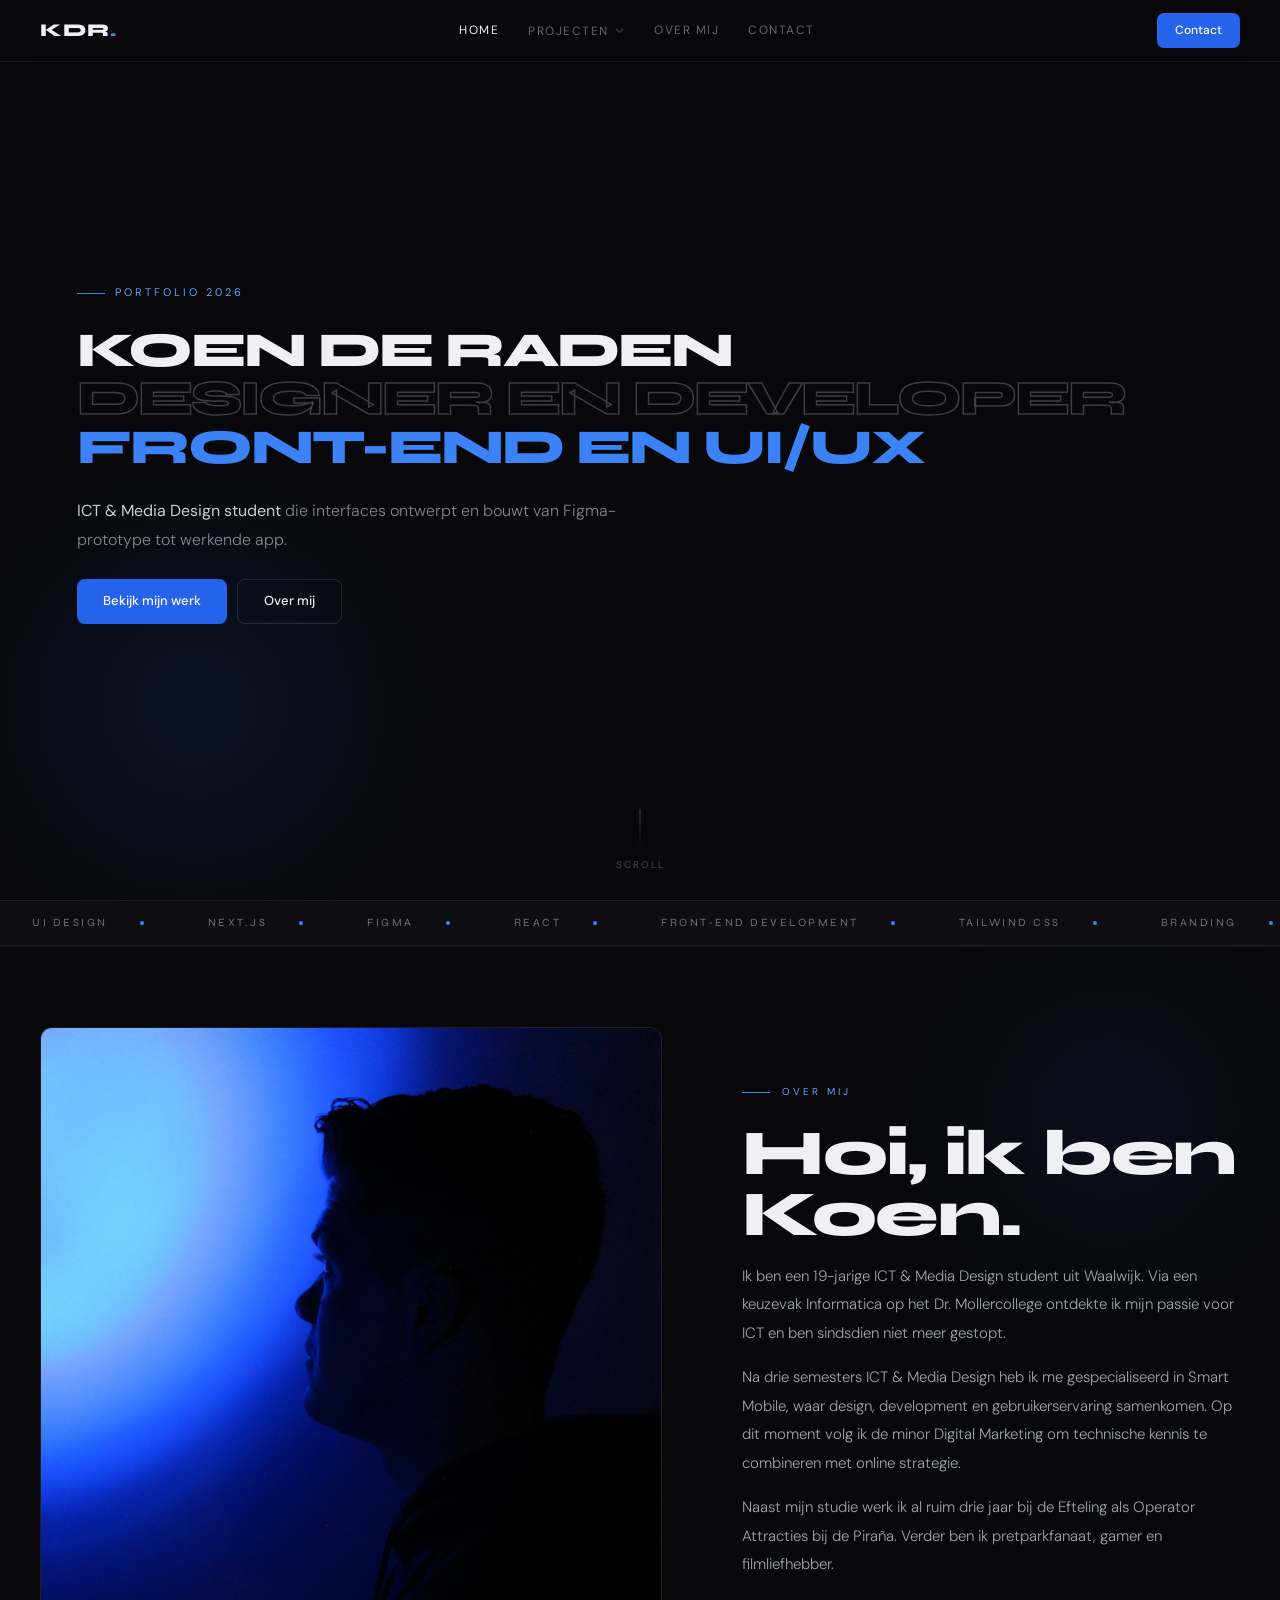
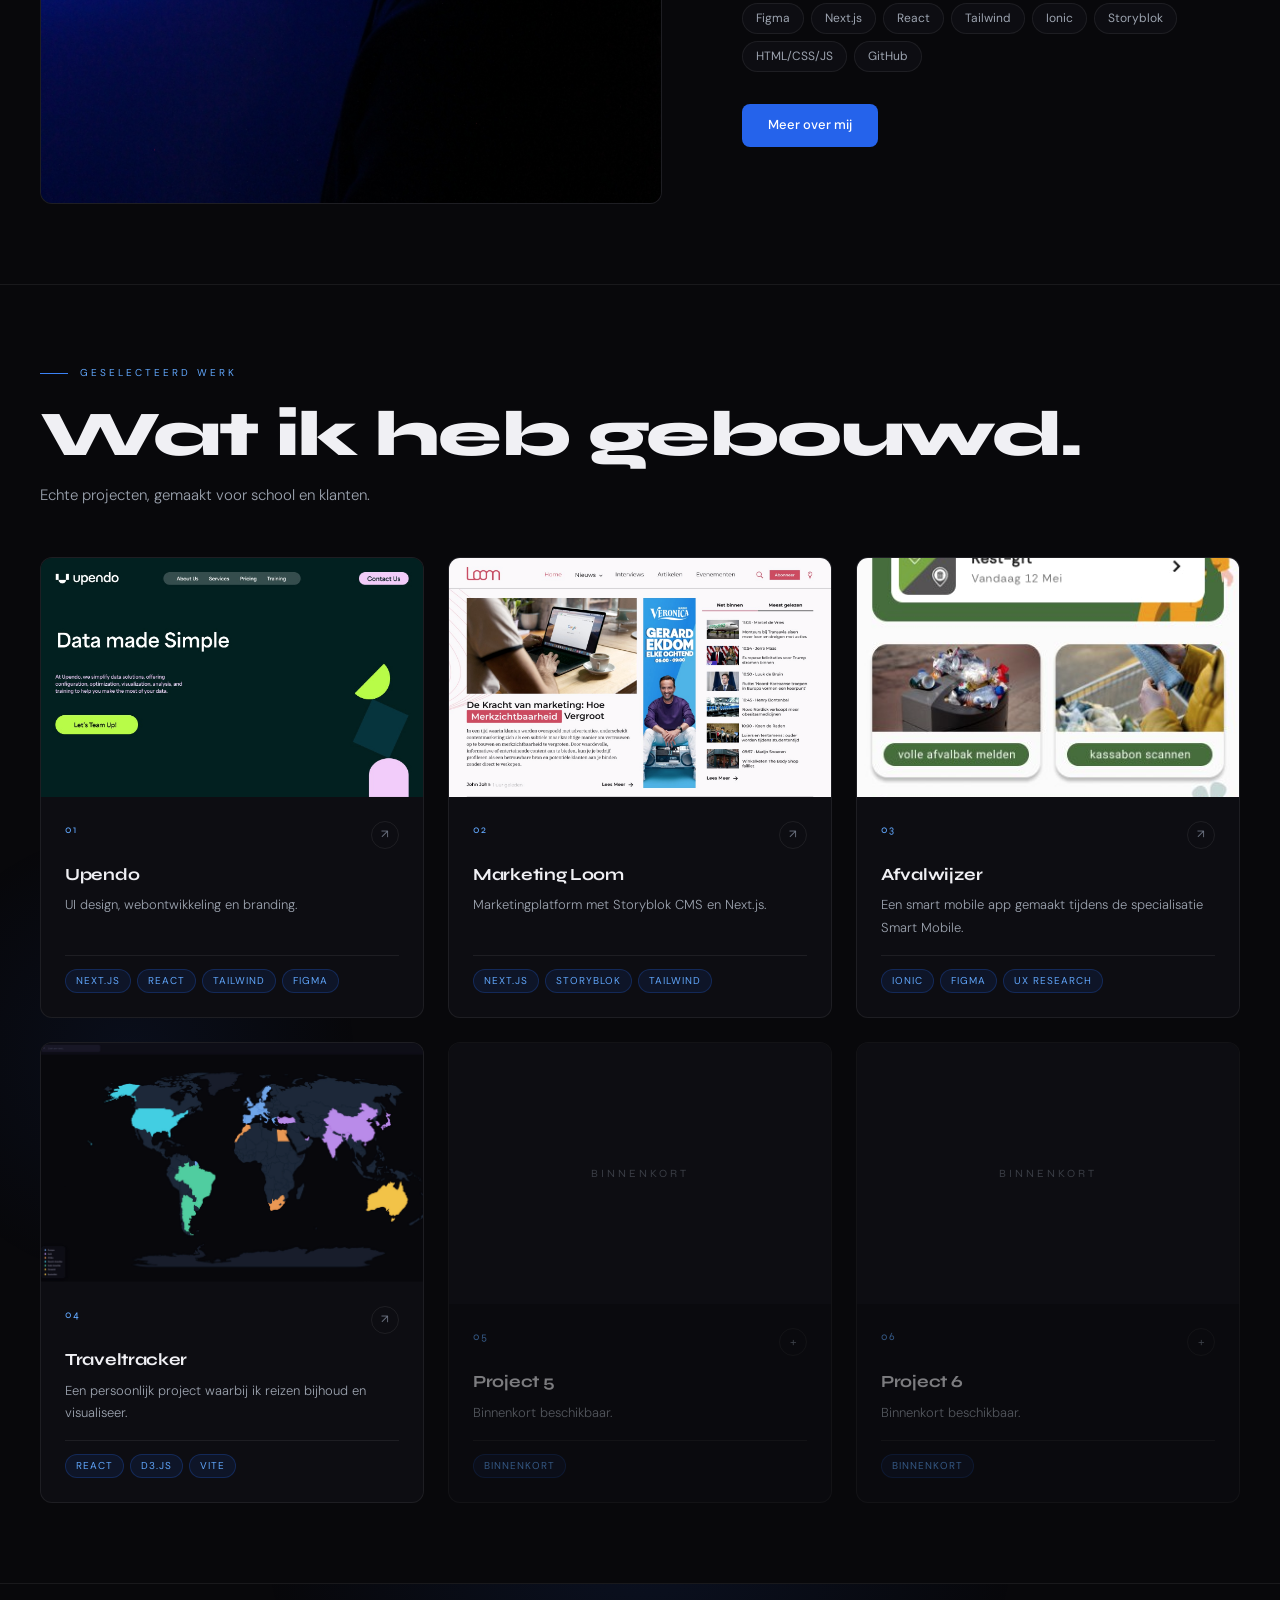
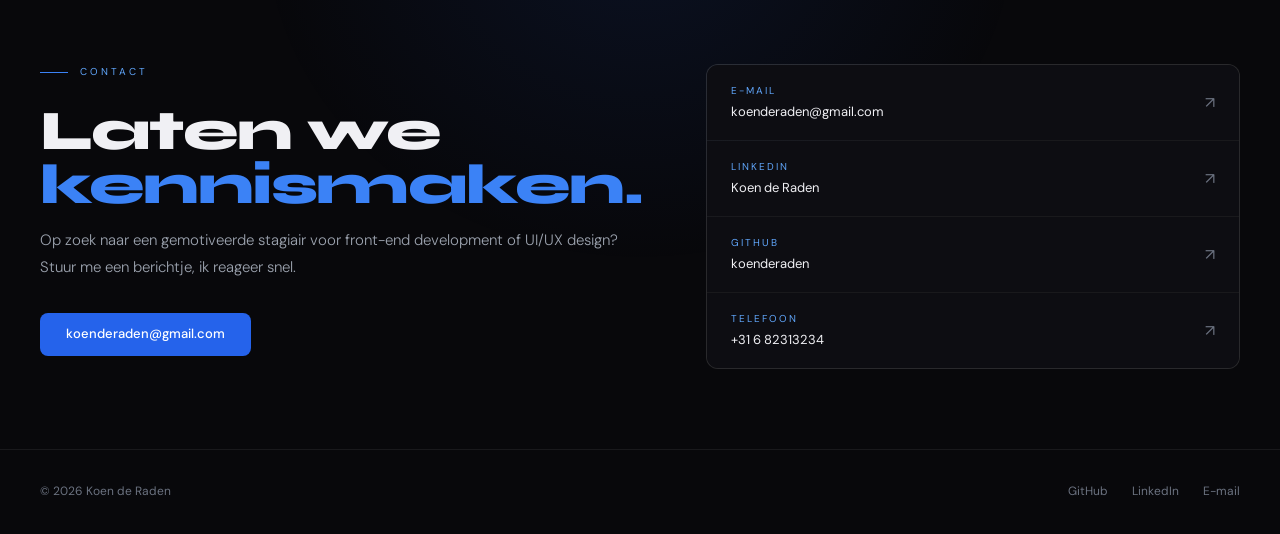
<file: index.html>
<!DOCTYPE html>
<html lang="nl">
<head>
<meta charset="UTF-8"/>
<meta name="viewport" content="width=device-width,initial-scale=1.0"/>
<title>Koen de Raden | Portfolio</title>
<link rel="stylesheet" href="style.css"/>
</head>
<body>

<nav id="sitenav">
  <a href="index.html" class="nav-logo">KDR<span>.</span></a>
  <ul class="nav-links">
    <li><a href="index.html" class="active">Home</a></li>
    <li class="has-dd">
      <button class="nav-btn">Projecten<svg class="chev" viewBox="0 0 12 12" fill="none" stroke="currentColor" stroke-width="1.5"><path d="M2 4l4 4 4-4"/></svg></button>
      <div class="dropdown">
        <a href="project-upendo.html"><span class="dd-num">01</span>Upendo</a>
        <a href="project-marketingloom.html"><span class="dd-num">02</span>Marketing Loom</a>
        <a href="project-afvalwijzer.html"><span class="dd-num">03</span>Afvalwijzer</a>
        <a href="project-traveltracker.html"><span class="dd-num">04</span>Traveltracker</a>
        <a href="project-5.html"><span class="dd-num">05</span>Project 5</a>
        <a href="project-6.html"><span class="dd-num">06</span>Project 6</a>
        <div class="dd-div"></div>
        <a href="index.html#projecten"><span class="dd-num">&#8594;</span>Alle projecten</a>
      </div>
    </li>
    <li><a href="over-mij.html">Over mij</a></li>
    <li><a href="index.html#contact">Contact</a></li>
  </ul>
  <div class="nav-right">
    <a href="index.html#contact" class="nav-cta">Contact</a>
    <button class="nav-ham" aria-label="Menu"><span></span><span></span><span></span></button>
  </div>
</nav>

<!-- HERO -->
<section id="hero">
  <div class="hero-content">
    <div class="hero-eyebrow">Portfolio 2026</div>
    <div class="tw-line l1"><span class="txt">KOEN DE RADEN</span></div>
    <div class="tw-line l2"><span class="txt">DESIGNER EN DEVELOPER</span></div>
    <div class="tw-line l3"><span class="txt">FRONT-END EN UI/UX</span></div>
    <p class="hero-sub">
      <strong>ICT &amp; Media Design student</strong> die interfaces ontwerpt en bouwt van Figma-prototype tot werkende app.
    </p>
    <div class="hero-btns">
      <a href="#projecten" class="btn btn-blue">Bekijk mijn werk</a>
      <a href="over-mij.html" class="btn btn-outline">Over mij</a>
    </div>
  </div>
  <a href="#over-mij" class="hero-scroll">
    <div class="hero-scroll-line"></div>
    Scroll
  </a>
</section>

<!-- TICKER -->
<div class="ticker">
  <div class="ticker-track">
    <span class="tick">UI Design<span class="tick-dot"></span></span>
    <span class="tick">Next.js<span class="tick-dot"></span></span>
    <span class="tick">Figma<span class="tick-dot"></span></span>
    <span class="tick">React<span class="tick-dot"></span></span>
    <span class="tick">Front-end Development<span class="tick-dot"></span></span>
    <span class="tick">Tailwind CSS<span class="tick-dot"></span></span>
    <span class="tick">Branding<span class="tick-dot"></span></span>
    <span class="tick">Storyblok CMS<span class="tick-dot"></span></span>
    <span class="tick">UX Onderzoek<span class="tick-dot"></span></span>
    <span class="tick">Ionic<span class="tick-dot"></span></span>
    <span class="tick">UI Design<span class="tick-dot"></span></span>
    <span class="tick">Next.js<span class="tick-dot"></span></span>
    <span class="tick">Figma<span class="tick-dot"></span></span>
    <span class="tick">React<span class="tick-dot"></span></span>
    <span class="tick">Front-end Development<span class="tick-dot"></span></span>
    <span class="tick">Tailwind CSS<span class="tick-dot"></span></span>
    <span class="tick">Branding<span class="tick-dot"></span></span>
    <span class="tick">Storyblok CMS<span class="tick-dot"></span></span>
  </div>
</div>

<!-- OVER MIJ -->
<section id="over-mij">
  <div class="wrap">
    <div class="over-grid">
      <div class="over-photo r2">
        <img src="img-1756.jpg" alt="Koen de Raden"
             style="width:100%;height:100%;object-fit:cover;object-position:center top;display:block;"
             onerror="this.style.display='none'"/>
      </div>
      <div>
        <div class="section-label r">Over mij</div>
        <h2 class="section-title r">Hoi, ik ben<br>Koen.</h2>
        <div class="over-body r">
          <p>Ik ben een 19-jarige ICT & Media Design student uit Waalwijk. Via een keuzevak Informatica op het Dr. Mollercollege ontdekte ik mijn passie voor ICT en ben sindsdien niet meer gestopt.</p>
          <p>Na drie semesters ICT & Media Design heb ik me gespecialiseerd in Smart Mobile, waar design, development en gebruikerservaring samenkomen. Op dit moment volg ik de minor Digital Marketing om technische kennis te combineren met online strategie.</p>
          <p>Naast mijn studie werk ik al ruim drie jaar bij de Efteling als Operator Attracties bij de Piraña. Verder ben ik pretparkfanaat, gamer en filmliefhebber.</p>
        </div>
        <div class="r" style="display:flex;flex-wrap:wrap;gap:7px;margin-top:1.5rem;">
          <span class="chip">Figma</span><span class="chip">Next.js</span><span class="chip">React</span>
          <span class="chip">Tailwind</span><span class="chip">Ionic</span><span class="chip">Storyblok</span>
          <span class="chip">HTML/CSS/JS</span><span class="chip">GitHub</span>
        </div>
        <div style="display:flex;gap:10px;margin-top:2rem;flex-wrap:wrap;" class="r">
          <a href="over-mij.html" class="btn btn-blue">Meer over mij</a>
        </div>
      </div>
    </div>
  </div>
</section>

<!-- PROJECTEN -->
<section id="projecten">
  <div class="wrap">
    <div class="section-label r">Geselecteerd werk</div>
    <h2 class="section-title r">Wat ik heb gebouwd.</h2>
    <p class="section-sub r">Echte projecten, gemaakt voor school en klanten.</p>
    <div class="proj-list">

      <a href="project-upendo.html" class="proj-card r">
        <div class="proj-thumb">
          <img src="screenshot-upendo.png" alt="Upendo" onerror="this.parentElement.innerHTML='<div class=proj-thumb-ph>UPENDO</div>'"/>
        </div>
        <div class="proj-body">
          <div class="proj-top"><span class="proj-num">01</span><span class="proj-arrow">&#8599;</span></div>
          <h3 class="proj-title">Upendo</h3>
          <p class="proj-desc">UI design, webontwikkeling en branding.</p>
          <div class="proj-tags"><span class="ptag">Next.js</span><span class="ptag">React</span><span class="ptag">Tailwind</span><span class="ptag">Figma</span></div>
        </div>
      </a>

      <a href="project-marketingloom.html" class="proj-card r">
        <div class="proj-thumb">
          <img src="screenshot-marketingloom.png" alt="Marketing Loom" onerror="this.parentElement.innerHTML='<div class=proj-thumb-ph>MKT LOOM</div>'"/>
        </div>
        <div class="proj-body">
          <div class="proj-top"><span class="proj-num">02</span><span class="proj-arrow">&#8599;</span></div>
          <h3 class="proj-title">Marketing Loom</h3>
          <p class="proj-desc">Marketingplatform met Storyblok CMS en Next.js.</p>
          <div class="proj-tags"><span class="ptag">Next.js</span><span class="ptag">Storyblok</span><span class="ptag">Tailwind</span></div>
        </div>
      </a>

      <a href="project-afvalwijzer.html" class="proj-card r">
        <div class="proj-thumb">
          <img src="screenshot-afvalwijzer.png" alt="Afvalwijzer" onerror="this.parentElement.innerHTML='<div class=proj-thumb-ph>AFVALWIJZER</div>'"/>
        </div>
        <div class="proj-body">
          <div class="proj-top"><span class="proj-num">03</span><span class="proj-arrow">&#8599;</span></div>
          <h3 class="proj-title">Afvalwijzer</h3>
          <p class="proj-desc">Een smart mobile app gemaakt tijdens de specialisatie Smart Mobile.</p>
          <div class="proj-tags"><span class="ptag">Ionic</span><span class="ptag">Figma</span><span class="ptag">UX Research</span></div>
        </div>
      </a>

      <a href="project-traveltracker.html" class="proj-card r">
        <div class="proj-thumb">
          <img src="screenshot-traveltracker.png" alt="Traveltracker" onerror="this.parentElement.innerHTML='<div class=proj-thumb-ph>TRAVELTRACKER</div>'"/>
        </div>
        <div class="proj-body">
          <div class="proj-top"><span class="proj-num">04</span><span class="proj-arrow">&#8599;</span></div>
          <h3 class="proj-title">Traveltracker</h3>
          <p class="proj-desc">Een persoonlijk project waarbij ik reizen bijhoud en visualiseer.</p>
          <div class="proj-tags"><span class="ptag">React</span><span class="ptag">D3.js</span><span class="ptag">Vite</span></div>
        </div>
      </a>

      <a href="project-5.html" class="proj-card r" style="opacity:.5;">
        <div class="proj-thumb proj-thumb-ph" style="display:flex;">Binnenkort</div>
        <div class="proj-body">
          <div class="proj-top"><span class="proj-num">05</span><span class="proj-arrow">+</span></div>
          <h3 class="proj-title">Project 5</h3>
          <p class="proj-desc">Binnenkort beschikbaar.</p>
          <div class="proj-tags"><span class="ptag">Binnenkort</span></div>
        </div>
      </a>

      <a href="project-6.html" class="proj-card r" style="opacity:.5;">
        <div class="proj-thumb proj-thumb-ph" style="display:flex;">Binnenkort</div>
        <div class="proj-body">
          <div class="proj-top"><span class="proj-num">06</span><span class="proj-arrow">+</span></div>
          <h3 class="proj-title">Project 6</h3>
          <p class="proj-desc">Binnenkort beschikbaar.</p>
          <div class="proj-tags"><span class="ptag">Binnenkort</span></div>
        </div>
      </a>

    </div>
  </div>
</section>

<!-- CONTACT -->
<section id="contact">
  <div class="wrap">
    <div class="contact-grid">
      <div>
        <div class="section-label r">Contact</div>
        <h2 class="contact-title r">Laten we<br><em>kennismaken.</em></h2>
        <p class="contact-sub r">Op zoek naar een gemotiveerde stagiair voor front-end development of UI/UX design? Stuur me een berichtje, ik reageer snel.</p>
        <a href="mailto:koenderaden@gmail.com" class="btn btn-blue r">koenderaden@gmail.com</a>
      </div>
      <div class="contact-links r">
        <a href="mailto:koenderaden@gmail.com" class="c-row">
          <div><span class="c-lbl">E-mail</span>koenderaden@gmail.com</div><span class="c-arr">&#8599;</span>
        </a>
        <a href="https://www.linkedin.com/in/koen-de-raden-b5a797320" class="c-row" target="_blank">
          <div><span class="c-lbl">LinkedIn</span>Koen de Raden</div><span class="c-arr">&#8599;</span>
        </a>
        <a href="https://github.com/koenderaden" class="c-row" target="_blank">
          <div><span class="c-lbl">GitHub</span>koenderaden</div><span class="c-arr">&#8599;</span>
        </a>
        <a href="tel:+31682313234" class="c-row">
          <div><span class="c-lbl">Telefoon</span>+31 6 82313234</div><span class="c-arr">&#8599;</span>
        </a>
      </div>
    </div>
  </div>
</section>

<footer>
  <span>&#169; 2026 Koen de Raden</span>
  <div style="display:flex;gap:1.5rem;">
    <a href="https://github.com/koenderaden" target="_blank">GitHub</a>
    <a href="https://www.linkedin.com/in/koen-de-raden-b5a797320" target="_blank">LinkedIn</a>
    <a href="mailto:koenderaden@gmail.com">E-mail</a>
  </div>
</footer>

<script>
var ham = document.querySelector('.nav-ham');
var nl  = document.querySelector('.nav-links');

// Hamburger menu
if (ham) ham.addEventListener('click', function() {
  nl.classList.toggle('open');
});

// Projecten dropdown — mobiel: klik, desktop: hover
var dropdowns = document.querySelectorAll('.has-dd');
dropdowns.forEach(function(dd) {
  var t;
  var btn = dd.querySelector('.nav-btn');

  // Desktop hover
  dd.addEventListener('mouseenter', function() {
    if (window.innerWidth <= 768) return;
    clearTimeout(t);
    var d = dd.querySelector('.dropdown');
    d.style.opacity='1';d.style.visibility='visible';d.style.pointerEvents='auto';d.style.transform='translateY(0)';
  });
  dd.addEventListener('mouseleave', function() {
    if (window.innerWidth <= 768) return;
    t = setTimeout(function() {
      var d = dd.querySelector('.dropdown');
      d.style.opacity='0';d.style.visibility='hidden';d.style.pointerEvents='none';d.style.transform='translateY(4px)';
    }, 200);
  });

  // Mobiel klik op knop
  if (btn) {
    btn.addEventListener('click', function(e) {
      if (window.innerWidth > 768) return;
      e.stopPropagation();
      dd.classList.toggle('dd-open');
    });
  }
});

// Scroll reveal
var io = new IntersectionObserver(function(entries) {
  entries.forEach(function(e, i) {
    if (e.isIntersecting) {
      setTimeout(function() { e.target.classList.add('in'); }, i * 70);
      io.unobserve(e.target);
    }
  });
}, { threshold: 0.06 });
document.querySelectorAll('.r, .r2').forEach(function(el) { io.observe(el); });

// Skill bars
document.querySelectorAll('.sbar-fill').forEach(function(bar) {
  var o = new IntersectionObserver(function(entries) {
    entries.forEach(function(e) {
      if (e.isIntersecting) {
        setTimeout(function() { bar.style.width = bar.dataset.w + '%'; }, 200);
        o.unobserve(bar);
      }
    });
  }, { threshold: 0.5 });
  o.observe(bar);
});
</script>

</body>
</html>
</file>
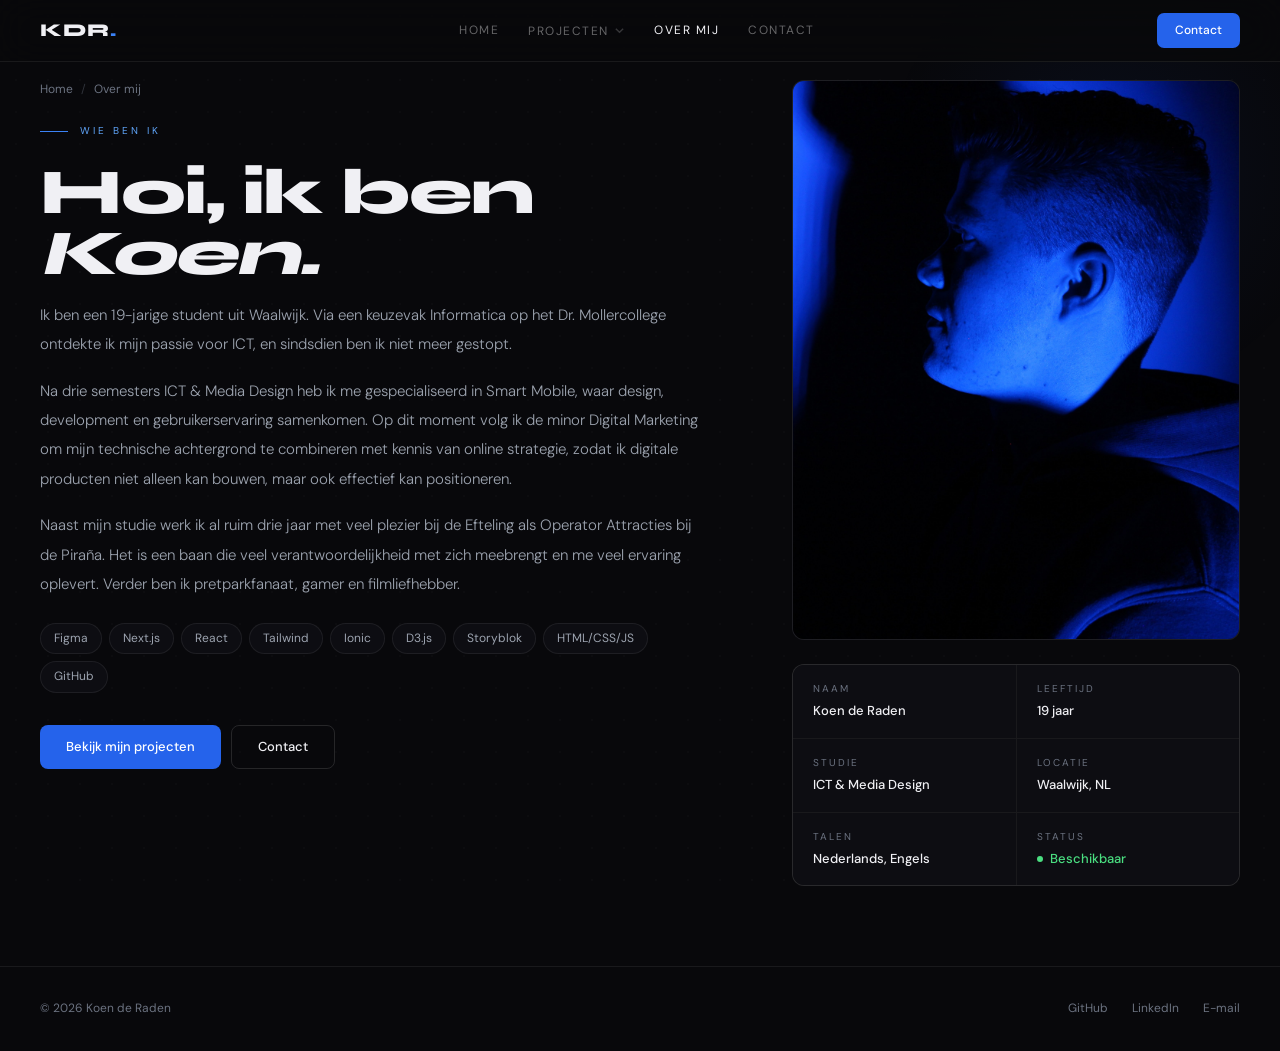
<file: over-mij.html>
<!DOCTYPE html>
<html lang="nl">
<head>
<meta charset="UTF-8"/>
<meta name="viewport" content="width=device-width,initial-scale=1.0"/>
<title>Over mij | Koen de Raden</title>
<link rel="stylesheet" href="style.css"/>
</head>
<body>

<nav id="sitenav">
  <a href="index.html" class="nav-logo">KDR<span>.</span></a>
  <ul class="nav-links">
    <li><a href="index.html">Home</a></li>
    <li class="has-dd">
      <button class="nav-btn">Projecten<svg class="chev" viewBox="0 0 12 12" fill="none" stroke="currentColor" stroke-width="1.5"><path d="M2 4l4 4 4-4"/></svg></button>
      <div class="dropdown">
        <a href="project-upendo.html"><span class="dd-num">01</span>Upendo</a>
        <a href="project-marketingloom.html"><span class="dd-num">02</span>Marketing Loom</a>
        <a href="project-afvalwijzer.html"><span class="dd-num">03</span>Afvalwijzer</a>
        <a href="project-traveltracker.html"><span class="dd-num">04</span>Traveltracker</a>
        <a href="project-5.html"><span class="dd-num">05</span>Project 5</a>
        <a href="project-6.html"><span class="dd-num">06</span>Project 6</a>
        <div class="dd-div"></div>
        <a href="index.html#projecten"><span class="dd-num">&#8594;</span>Alle projecten</a>
      </div>
    </li>
    <li><a href="over-mij.html" class="active">Over mij</a></li>
    <li><a href="index.html#contact">Contact</a></li>
  </ul>
  <div class="nav-right">
    <a href="index.html#contact" class="nav-cta">Contact</a>
    <button class="nav-ham" aria-label="Menu"><span></span><span></span><span></span></button>
  </div>
</nav>

<!-- OVER MIJ -->
<section id="over-mij-sec">
  <div class="wrap">
    <div class="about-layout">
      <div>
        <div class="breadcrumb r">
          <a href="index.html">Home</a>
          <span class="breadcrumb-sep">/</span>
          <span>Over mij</span>
        </div>
        <div class="section-label r">Wie ben ik</div>
        <h2 class="section-title r">Hoi, ik ben<br><em>Koen.</em></h2>
        <div class="about-body r">
          <p>Ik ben een 19-jarige student uit Waalwijk. Via een keuzevak Informatica op het Dr. Mollercollege ontdekte ik mijn passie voor ICT, en sindsdien ben ik niet meer gestopt.</p>
          <p>Na drie semesters ICT & Media Design heb ik me gespecialiseerd in Smart Mobile, waar design, development en gebruikerservaring samenkomen. Op dit moment volg ik de minor Digital Marketing om mijn technische achtergrond te combineren met kennis van online strategie, zodat ik digitale producten niet alleen kan bouwen, maar ook effectief kan positioneren.</p>
          <p>Naast mijn studie werk ik al ruim drie jaar met veel plezier bij de Efteling als Operator Attracties bij de Piraña. Het is een baan die veel verantwoordelijkheid met zich meebrengt en me veel ervaring oplevert. Verder ben ik pretparkfanaat, gamer en filmliefhebber.</p>
        </div>
        <div class="r" style="display:flex;flex-wrap:wrap;gap:7px;margin-top:1.5rem;">
          <span class="chip">Figma</span>
          <span class="chip">Next.js</span>
          <span class="chip">React</span>
          <span class="chip">Tailwind</span>
          <span class="chip">Ionic</span>
          <span class="chip">D3.js</span>
          <span class="chip">Storyblok</span>
          <span class="chip">HTML/CSS/JS</span>
          <span class="chip">GitHub</span>
        </div>
        <div style="display:flex;gap:10px;margin-top:2rem;flex-wrap:wrap;" class="r">
          <a href="index.html#projecten" class="btn btn-blue">Bekijk mijn projecten</a>
          <a href="index.html#contact" class="btn btn-outline">Contact</a>
        </div>
      </div>
      <div class="r2">
        <div class="about-photo">
          <img src="img-hero.jpg" alt="Koen de Raden"
               onerror="this.parentElement.innerHTML='<div class=about-photo-ph><svg width=44 height=44 viewBox=&quot;0 0 40 40&quot; fill=none><circle cx=20 cy=14 r=7 stroke=#444 stroke-width=1.5/><path d=&quot;M6 36c0-7.732 6.268-14 14-14s14 6.268 14 14&quot; stroke=#444 stroke-width=1.5 stroke-linecap=round/></svg><span>Foto</span></div>'"/>
        </div>
        <div class="info-grid">
          <div class="info-cell"><div class="info-label">Naam</div><div class="info-val">Koen de Raden</div></div>
          <div class="info-cell"><div class="info-label">Leeftijd</div><div class="info-val">19 jaar</div></div>
          <div class="info-cell"><div class="info-label">Studie</div><div class="info-val">ICT &amp; Media Design</div></div>
          <div class="info-cell"><div class="info-label">Locatie</div><div class="info-val">Waalwijk, NL</div></div>
          <div class="info-cell"><div class="info-label">Talen</div><div class="info-val">Nederlands, Engels</div></div>
          <div class="info-cell"><div class="info-label">Status</div><div class="info-val dot-green">Beschikbaar</div></div>
        </div>
      </div>
    </div>
  </div>
</section>

<footer>
  <span>&#169; 2026 Koen de Raden</span>
  <div style="display:flex;gap:1.5rem;">
    <a href="https://github.com/koenderaden" target="_blank">GitHub</a>
    <a href="https://www.linkedin.com/in/koen-de-raden-b5a797320" target="_blank">LinkedIn</a>
    <a href="mailto:koenderaden@gmail.com">E-mail</a>
  </div>
</footer>

<script>
var ham = document.querySelector('.nav-ham');
var nl  = document.querySelector('.nav-links');

// Hamburger menu
if (ham) ham.addEventListener('click', function() {
  nl.classList.toggle('open');
});

// Projecten dropdown — mobiel: klik, desktop: hover
var dropdowns = document.querySelectorAll('.has-dd');
dropdowns.forEach(function(dd) {
  var t;
  var btn = dd.querySelector('.nav-btn');

  // Desktop hover
  dd.addEventListener('mouseenter', function() {
    if (window.innerWidth <= 768) return;
    clearTimeout(t);
    var d = dd.querySelector('.dropdown');
    d.style.opacity='1';d.style.visibility='visible';d.style.pointerEvents='auto';d.style.transform='translateY(0)';
  });
  dd.addEventListener('mouseleave', function() {
    if (window.innerWidth <= 768) return;
    t = setTimeout(function() {
      var d = dd.querySelector('.dropdown');
      d.style.opacity='0';d.style.visibility='hidden';d.style.pointerEvents='none';d.style.transform='translateY(4px)';
    }, 200);
  });

  // Mobiel klik op knop
  if (btn) {
    btn.addEventListener('click', function(e) {
      if (window.innerWidth > 768) return;
      e.stopPropagation();
      dd.classList.toggle('dd-open');
    });
  }
});

// Scroll reveal
var io = new IntersectionObserver(function(entries) {
  entries.forEach(function(e, i) {
    if (e.isIntersecting) {
      setTimeout(function() { e.target.classList.add('in'); }, i * 70);
      io.unobserve(e.target);
    }
  });
}, { threshold: 0.06 });
document.querySelectorAll('.r, .r2').forEach(function(el) { io.observe(el); });

// Skill bars
document.querySelectorAll('.sbar-fill').forEach(function(bar) {
  var o = new IntersectionObserver(function(entries) {
    entries.forEach(function(e) {
      if (e.isIntersecting) {
        setTimeout(function() { bar.style.width = bar.dataset.w + '%'; }, 200);
        o.unobserve(bar);
      }
    });
  }, { threshold: 0.5 });
  o.observe(bar);
});
</script>

</body>
</html>
</file>
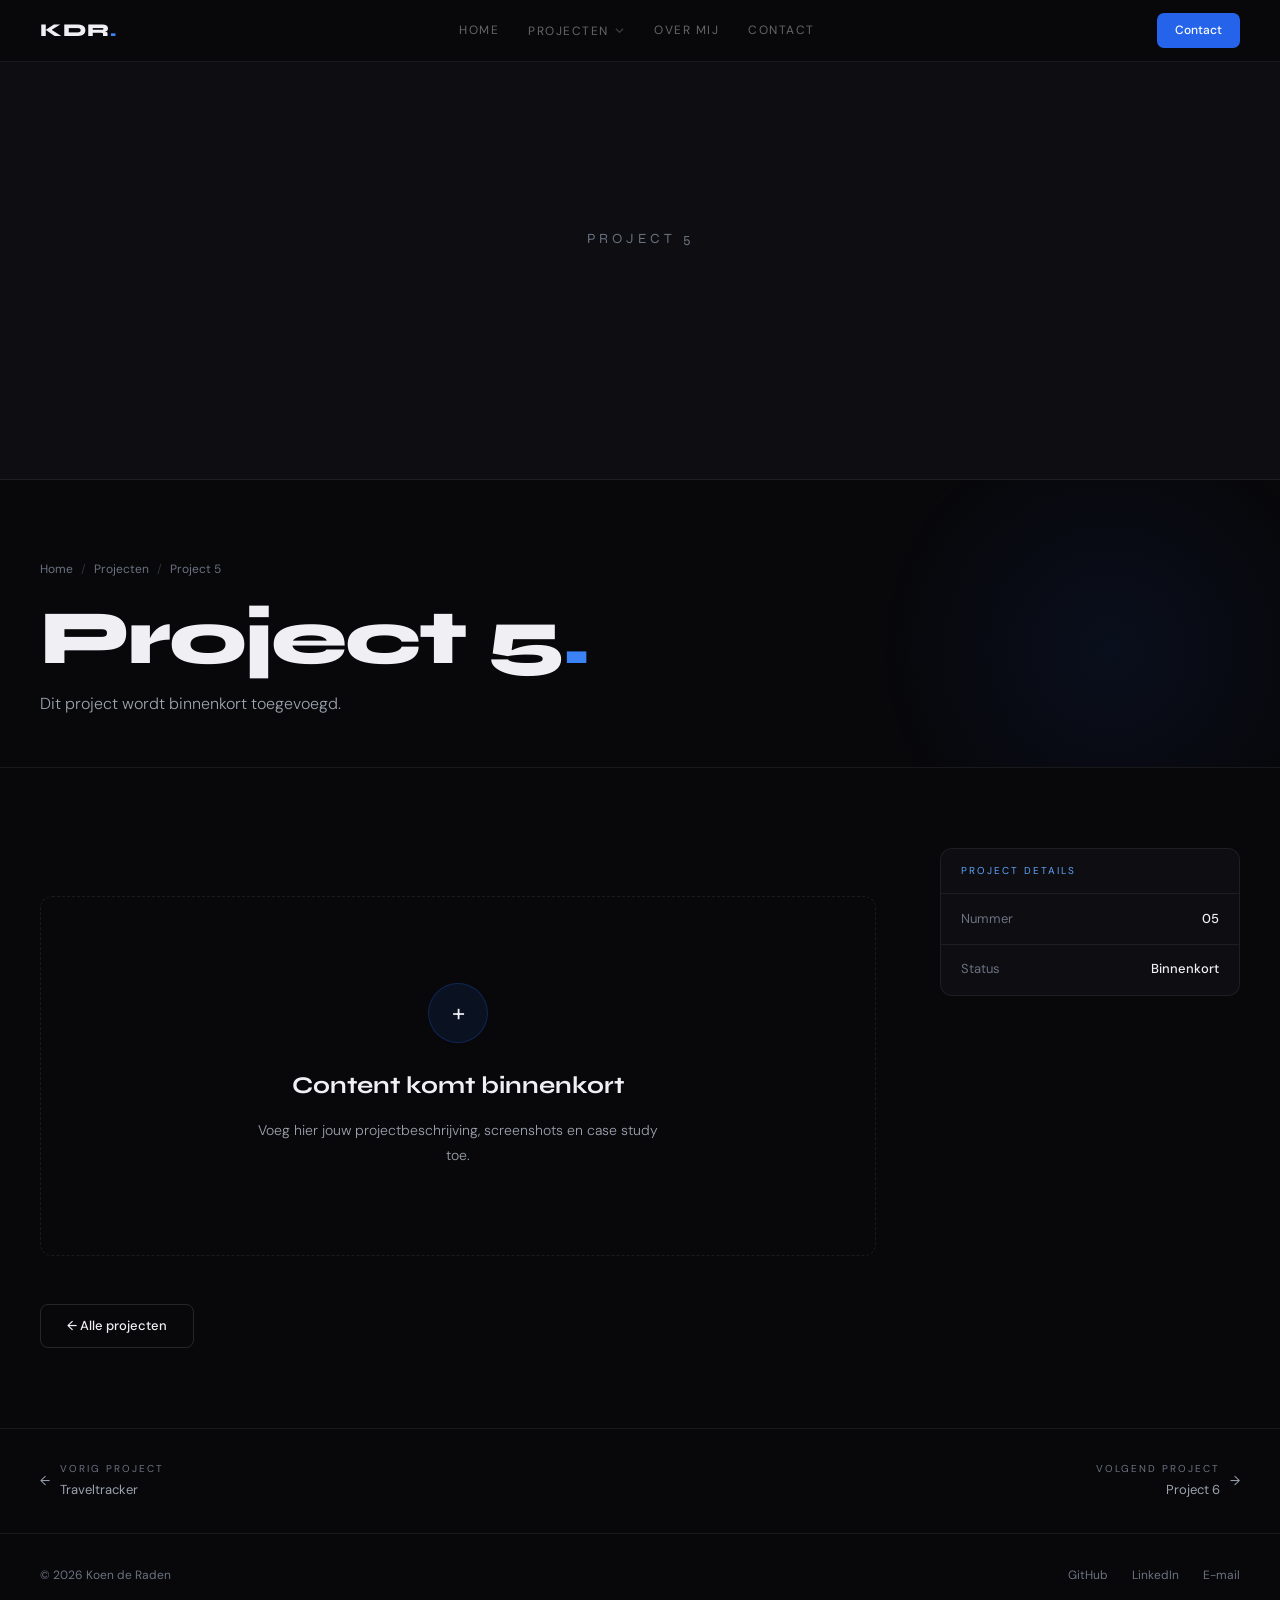
<file: project-5.html>
<!DOCTYPE html>
<html lang="nl">
<head>
<meta charset="UTF-8"/>
<meta name="viewport" content="width=device-width,initial-scale=1.0"/>
<title>Project 5 | Koen de Raden</title>
<link rel="stylesheet" href="style.css"/>
</head>
<body>
<nav id="sitenav">
  <a href="index.html" class="nav-logo">KDR<span>.</span></a>
  <ul class="nav-links">
    <li><a href="index.html">Home</a></li>
    <li class="has-dd">
      <button class="nav-btn">Projecten<svg class="chev" viewBox="0 0 12 12" fill="none" stroke="currentColor" stroke-width="1.5"><path d="M2 4l4 4 4-4"/></svg></button>
      <div class="dropdown">
        <a href="project-upendo.html"><span class="dd-num">01</span>Upendo</a>
        <a href="project-marketingloom.html"><span class="dd-num">02</span>Marketing Loom</a>
        <a href="project-afvalwijzer.html"><span class="dd-num">03</span>Afvalwijzer</a>
        <a href="project-traveltracker.html"><span class="dd-num">04</span>Traveltracker</a>
        <a href="project-5.html"><span class="dd-num">05</span>Project 5</a>
        <a href="project-6.html"><span class="dd-num">06</span>Project 6</a>
        <div class="dd-div"></div>
        <a href="index.html#projecten"><span class="dd-num">&#8594;</span>Alle projecten</a>
      </div>
    </li>
    <li><a href="over-mij.html">Over mij</a></li>
    <li><a href="index.html#contact">Contact</a></li>
  </ul>
  <div class="nav-right">
    <a href="index.html#contact" class="nav-cta">Contact</a>
    <button class="nav-ham" aria-label="Menu"><span></span><span></span><span></span></button>
  </div>
</nav>

<div class="proj-hero-img"><div class="proj-hero-img-ph">PROJECT 5</div></div>

<div class="page-hero">
  <div class="breadcrumb r">
    <a href="index.html">Home</a><span class="breadcrumb-sep">/</span>
    <a href="index.html#projecten">Projecten</a><span class="breadcrumb-sep">/</span>
    <span>Project 5</span>
  </div>
  <h1 class="page-title r">Project 5<em>.</em></h1>
  <p class="page-sub r">Dit project wordt binnenkort toegevoegd.</p>
</div>

<div class="wrap">
  <div class="proj-layout">
    <div>
      <div class="empty-proj r">
        <div class="empty-proj-icon">+</div>
        <h3>Content komt binnenkort</h3>
        <p>Voeg hier jouw projectbeschrijving, screenshots en case study toe.</p>
      </div>
      <a href="index.html#projecten" class="btn btn-outline r">&#8592; Alle projecten</a>
    </div>
    <aside class="r" style="transition-delay:.1s">
      <div class="sidebar-card">
        <div class="sidebar-card-head">Project details</div>
        <div class="sidebar-row"><span class="sidebar-label">Nummer</span><span class="sidebar-val">05</span></div>
        <div class="sidebar-row"><span class="sidebar-label">Status</span><span class="sidebar-val">Binnenkort</span></div>
      </div>
    </aside>
  </div>
</div>
<div class="proj-nav-bar"><a href="project-traveltracker.html" class="proj-nav-link">&#8592; <div><span class="proj-nav-label">Vorig project</span>Traveltracker</div></a><a href="project-6.html" class="proj-nav-link"><div style="text-align:right"><span class="proj-nav-label">Volgend project</span>Project 6</div> &#8594;</a></div>

<footer>
  <span>&#169; 2026 Koen de Raden</span>
  <div style="display:flex;gap:1.5rem;">
    <a href="https://github.com/koenderaden" target="_blank">GitHub</a>
    <a href="https://www.linkedin.com/in/koen-de-raden-b5a797320" target="_blank">LinkedIn</a>
    <a href="mailto:koenderaden@gmail.com">E-mail</a>
  </div>
</footer>
<script>
var ham = document.querySelector('.nav-ham');
var nl  = document.querySelector('.nav-links');

// Hamburger menu
if (ham) ham.addEventListener('click', function() {
  nl.classList.toggle('open');
});

// Projecten dropdown — mobiel: klik, desktop: hover
var dropdowns = document.querySelectorAll('.has-dd');
dropdowns.forEach(function(dd) {
  var t;
  var btn = dd.querySelector('.nav-btn');

  // Desktop hover
  dd.addEventListener('mouseenter', function() {
    if (window.innerWidth <= 768) return;
    clearTimeout(t);
    var d = dd.querySelector('.dropdown');
    d.style.opacity='1';d.style.visibility='visible';d.style.pointerEvents='auto';d.style.transform='translateY(0)';
  });
  dd.addEventListener('mouseleave', function() {
    if (window.innerWidth <= 768) return;
    t = setTimeout(function() {
      var d = dd.querySelector('.dropdown');
      d.style.opacity='0';d.style.visibility='hidden';d.style.pointerEvents='none';d.style.transform='translateY(4px)';
    }, 200);
  });

  // Mobiel klik op knop
  if (btn) {
    btn.addEventListener('click', function(e) {
      if (window.innerWidth > 768) return;
      e.stopPropagation();
      dd.classList.toggle('dd-open');
    });
  }
});

// Scroll reveal
var io = new IntersectionObserver(function(entries) {
  entries.forEach(function(e, i) {
    if (e.isIntersecting) {
      setTimeout(function() { e.target.classList.add('in'); }, i * 70);
      io.unobserve(e.target);
    }
  });
}, { threshold: 0.06 });
document.querySelectorAll('.r, .r2').forEach(function(el) { io.observe(el); });

// Skill bars
document.querySelectorAll('.sbar-fill').forEach(function(bar) {
  var o = new IntersectionObserver(function(entries) {
    entries.forEach(function(e) {
      if (e.isIntersecting) {
        setTimeout(function() { bar.style.width = bar.dataset.w + '%'; }, 200);
        o.unobserve(bar);
      }
    });
  }, { threshold: 0.5 });
  o.observe(bar);
});
</script>
</body>
</html>
</file>
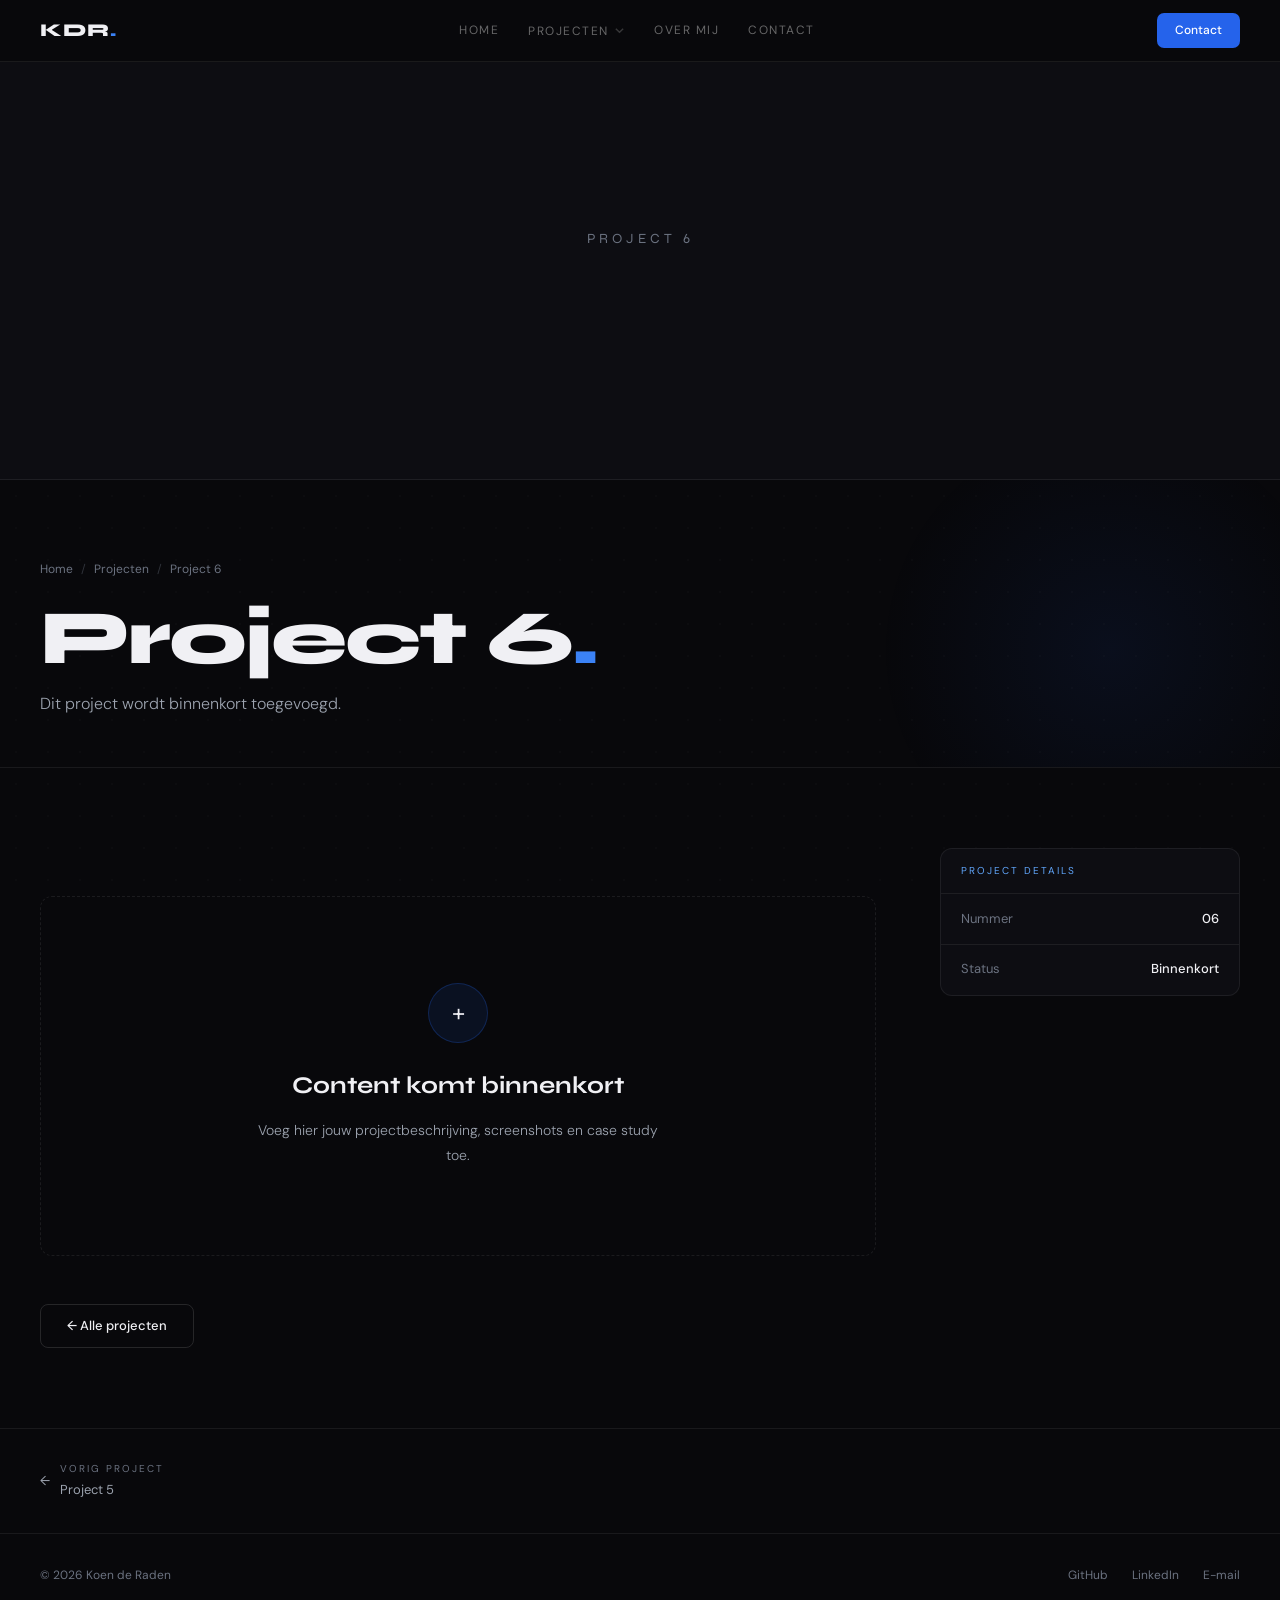
<file: project-6.html>
<!DOCTYPE html>
<html lang="nl">
<head>
<meta charset="UTF-8"/>
<meta name="viewport" content="width=device-width,initial-scale=1.0"/>
<title>Project 6 | Koen de Raden</title>
<link rel="stylesheet" href="style.css"/>
</head>
<body>
<nav id="sitenav">
  <a href="index.html" class="nav-logo">KDR<span>.</span></a>
  <ul class="nav-links">
    <li><a href="index.html">Home</a></li>
    <li class="has-dd">
      <button class="nav-btn">Projecten<svg class="chev" viewBox="0 0 12 12" fill="none" stroke="currentColor" stroke-width="1.5"><path d="M2 4l4 4 4-4"/></svg></button>
      <div class="dropdown">
        <a href="project-upendo.html"><span class="dd-num">01</span>Upendo</a>
        <a href="project-marketingloom.html"><span class="dd-num">02</span>Marketing Loom</a>
        <a href="project-afvalwijzer.html"><span class="dd-num">03</span>Afvalwijzer</a>
        <a href="project-traveltracker.html"><span class="dd-num">04</span>Traveltracker</a>
        <a href="project-5.html"><span class="dd-num">05</span>Project 5</a>
        <a href="project-6.html"><span class="dd-num">06</span>Project 6</a>
        <div class="dd-div"></div>
        <a href="index.html#projecten"><span class="dd-num">&#8594;</span>Alle projecten</a>
      </div>
    </li>
    <li><a href="over-mij.html">Over mij</a></li>
    <li><a href="index.html#contact">Contact</a></li>
  </ul>
  <div class="nav-right">
    <a href="index.html#contact" class="nav-cta">Contact</a>
    <button class="nav-ham" aria-label="Menu"><span></span><span></span><span></span></button>
  </div>
</nav>

<div class="proj-hero-img"><div class="proj-hero-img-ph">PROJECT 6</div></div>

<div class="page-hero">
  <div class="breadcrumb r">
    <a href="index.html">Home</a><span class="breadcrumb-sep">/</span>
    <a href="index.html#projecten">Projecten</a><span class="breadcrumb-sep">/</span>
    <span>Project 6</span>
  </div>
  <h1 class="page-title r">Project 6<em>.</em></h1>
  <p class="page-sub r">Dit project wordt binnenkort toegevoegd.</p>
</div>

<div class="wrap">
  <div class="proj-layout">
    <div>
      <div class="empty-proj r">
        <div class="empty-proj-icon">+</div>
        <h3>Content komt binnenkort</h3>
        <p>Voeg hier jouw projectbeschrijving, screenshots en case study toe.</p>
      </div>
      <a href="index.html#projecten" class="btn btn-outline r">&#8592; Alle projecten</a>
    </div>
    <aside class="r" style="transition-delay:.1s">
      <div class="sidebar-card">
        <div class="sidebar-card-head">Project details</div>
        <div class="sidebar-row"><span class="sidebar-label">Nummer</span><span class="sidebar-val">06</span></div>
        <div class="sidebar-row"><span class="sidebar-label">Status</span><span class="sidebar-val">Binnenkort</span></div>
      </div>
    </aside>
  </div>
</div>
<div class="proj-nav-bar"><a href="project-5.html" class="proj-nav-link">&#8592; <div><span class="proj-nav-label">Vorig project</span>Project 5</div></a><span></span></div>

<footer>
  <span>&#169; 2026 Koen de Raden</span>
  <div style="display:flex;gap:1.5rem;">
    <a href="https://github.com/koenderaden" target="_blank">GitHub</a>
    <a href="https://www.linkedin.com/in/koen-de-raden-b5a797320" target="_blank">LinkedIn</a>
    <a href="mailto:koenderaden@gmail.com">E-mail</a>
  </div>
</footer>
<script>
var ham = document.querySelector('.nav-ham');
var nl  = document.querySelector('.nav-links');

// Hamburger menu
if (ham) ham.addEventListener('click', function() {
  nl.classList.toggle('open');
});

// Projecten dropdown — mobiel: klik, desktop: hover
var dropdowns = document.querySelectorAll('.has-dd');
dropdowns.forEach(function(dd) {
  var t;
  var btn = dd.querySelector('.nav-btn');

  // Desktop hover
  dd.addEventListener('mouseenter', function() {
    if (window.innerWidth <= 768) return;
    clearTimeout(t);
    var d = dd.querySelector('.dropdown');
    d.style.opacity='1';d.style.visibility='visible';d.style.pointerEvents='auto';d.style.transform='translateY(0)';
  });
  dd.addEventListener('mouseleave', function() {
    if (window.innerWidth <= 768) return;
    t = setTimeout(function() {
      var d = dd.querySelector('.dropdown');
      d.style.opacity='0';d.style.visibility='hidden';d.style.pointerEvents='none';d.style.transform='translateY(4px)';
    }, 200);
  });

  // Mobiel klik op knop
  if (btn) {
    btn.addEventListener('click', function(e) {
      if (window.innerWidth > 768) return;
      e.stopPropagation();
      dd.classList.toggle('dd-open');
    });
  }
});

// Scroll reveal
var io = new IntersectionObserver(function(entries) {
  entries.forEach(function(e, i) {
    if (e.isIntersecting) {
      setTimeout(function() { e.target.classList.add('in'); }, i * 70);
      io.unobserve(e.target);
    }
  });
}, { threshold: 0.06 });
document.querySelectorAll('.r, .r2').forEach(function(el) { io.observe(el); });

// Skill bars
document.querySelectorAll('.sbar-fill').forEach(function(bar) {
  var o = new IntersectionObserver(function(entries) {
    entries.forEach(function(e) {
      if (e.isIntersecting) {
        setTimeout(function() { bar.style.width = bar.dataset.w + '%'; }, 200);
        o.unobserve(bar);
      }
    });
  }, { threshold: 0.5 });
  o.observe(bar);
});
</script>
</body>
</html>
</file>
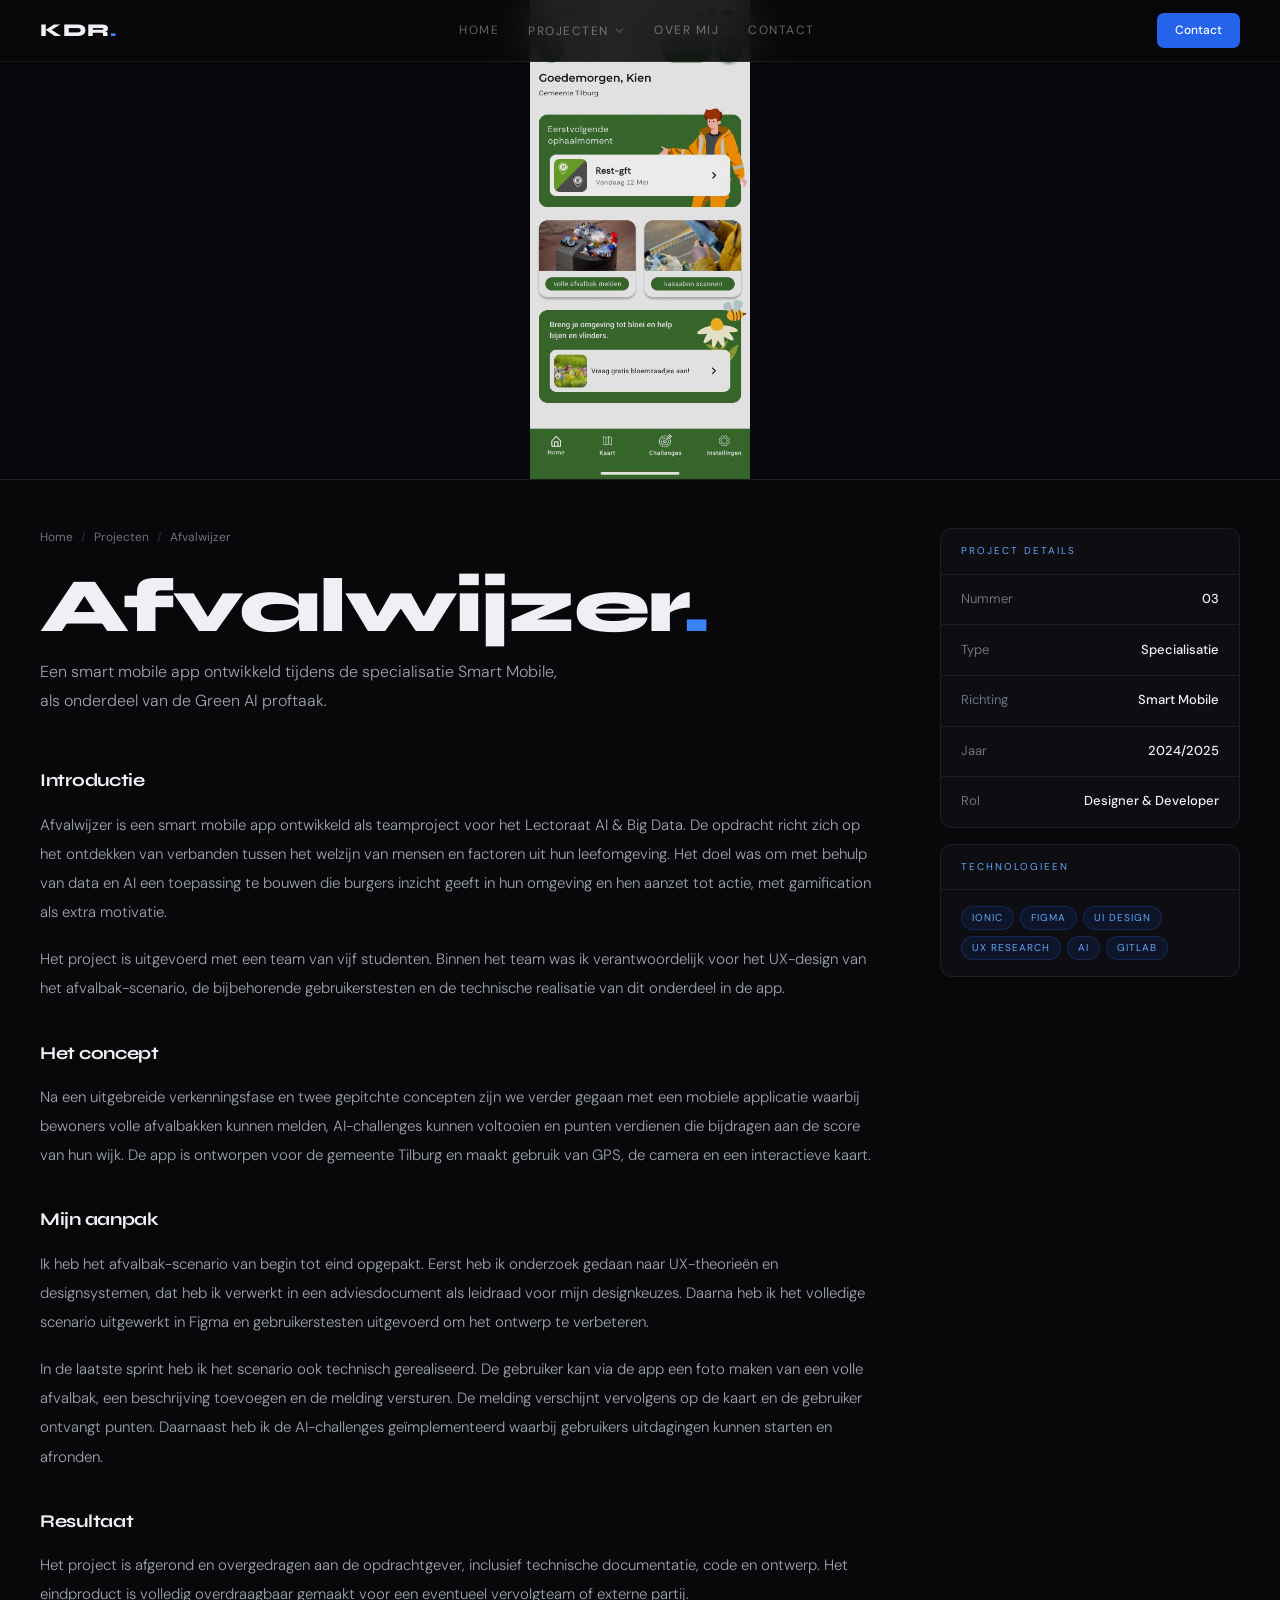
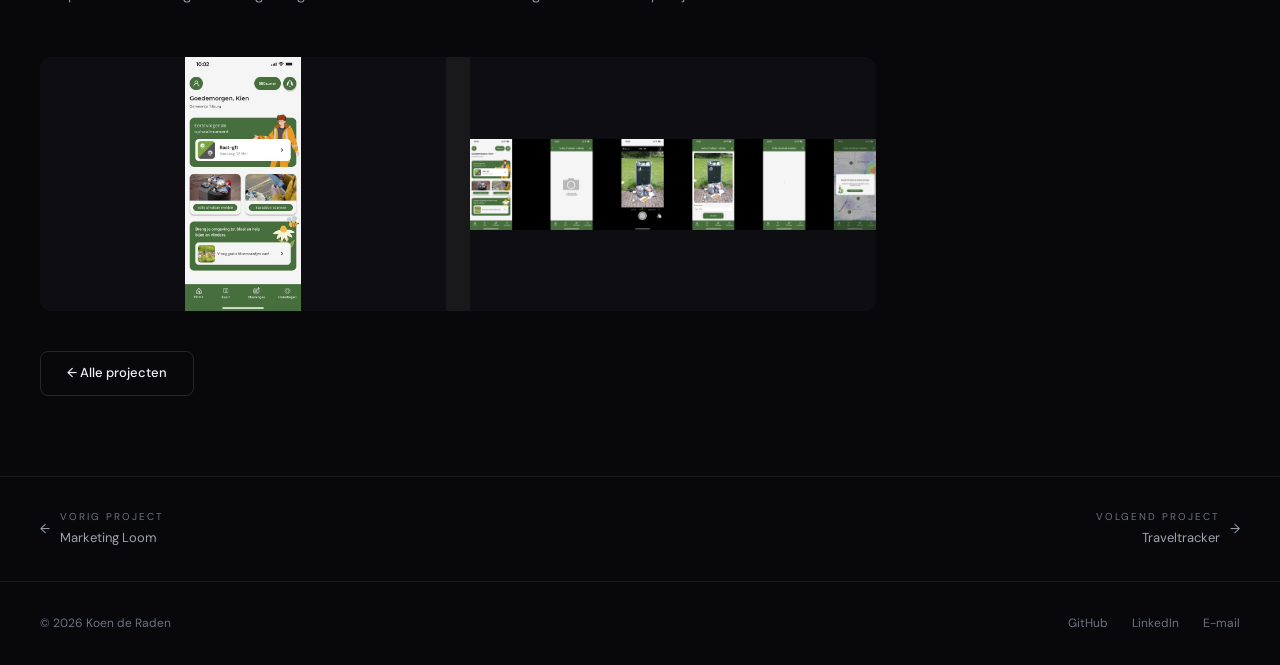
<file: project-afvalwijzer.html>
<!DOCTYPE html>
<html lang="nl">
<head>
<meta charset="UTF-8"/>
<meta name="viewport" content="width=device-width,initial-scale=1.0"/>
<title>Afvalwijzer | Koen de Raden</title>
<link rel="stylesheet" href="style.css"/>
</head>
<body>

<nav id="sitenav">
  <a href="index.html" class="nav-logo">KDR<span>.</span></a>
  <ul class="nav-links">
    <li><a href="index.html">Home</a></li>
    <li class="has-dd">
      <button class="nav-btn">Projecten<svg class="chev" viewBox="0 0 12 12" fill="none" stroke="currentColor" stroke-width="1.5"><path d="M2 4l4 4 4-4"/></svg></button>
      <div class="dropdown">
        <a href="project-upendo.html"><span class="dd-num">01</span>Upendo</a>
        <a href="project-marketingloom.html"><span class="dd-num">02</span>Marketing Loom</a>
        <a href="project-afvalwijzer.html"><span class="dd-num">03</span>Afvalwijzer</a>
        <a href="project-traveltracker.html"><span class="dd-num">04</span>Traveltracker</a>
        <a href="project-5.html"><span class="dd-num">05</span>Project 5</a>
        <a href="project-6.html"><span class="dd-num">06</span>Project 6</a>
        <div class="dd-div"></div>
        <a href="index.html#projecten"><span class="dd-num">&#8594;</span>Alle projecten</a>
      </div>
    </li>
    <li><a href="over-mij.html">Over mij</a></li>
    <li><a href="index.html#contact">Contact</a></li>
  </ul>
  <div class="nav-right">
    <a href="index.html#contact" class="nav-cta">Contact</a>
    <button class="nav-ham" aria-label="Menu"><span></span><span></span><span></span></button>
  </div>
</nav>

<div class="proj-hero-img">
  <img src="screenshot-afvalwijzer.png" alt="Afvalwijzer"
       style="object-fit:contain;background:#0d0d12;"
       onerror="this.parentElement.innerHTML='<div class=proj-hero-img-ph>AFVALWIJZER</div>'"/>
</div>

<div class="wrap" style="padding-top:3rem;">
  <div class="proj-layout">

    <div>
      <div class="breadcrumb r">
        <a href="index.html">Home</a><span class="breadcrumb-sep">/</span>
        <a href="index.html#projecten">Projecten</a><span class="breadcrumb-sep">/</span>
        <span>Afvalwijzer</span>
      </div>
      <h1 class="page-title r" style="margin-bottom:1rem;">Afvalwijzer<em>.</em></h1>
      <p class="page-sub r" style="margin-bottom:3rem;">Een smart mobile app ontwikkeld tijdens de specialisatie Smart Mobile, als onderdeel van de Green AI proftaak.</p>

      <div class="proj-body-text r">

        <h3>Introductie</h3>
        <p>Afvalwijzer is een smart mobile app ontwikkeld als teamproject voor het Lectoraat AI & Big Data. De opdracht richt zich op het ontdekken van verbanden tussen het welzijn van mensen en factoren uit hun leefomgeving. Het doel was om met behulp van data en AI een toepassing te bouwen die burgers inzicht geeft in hun omgeving en hen aanzet tot actie, met gamification als extra motivatie.</p>

        <p>Het project is uitgevoerd met een team van vijf studenten. Binnen het team was ik verantwoordelijk voor het UX-design van het afvalbak-scenario, de bijbehorende gebruikerstesten en de technische realisatie van dit onderdeel in de app.</p>

        <h3>Het concept</h3>
        <p>Na een uitgebreide verkenningsfase en twee gepitchte concepten zijn we verder gegaan met een mobiele applicatie waarbij bewoners volle afvalbakken kunnen melden, AI-challenges kunnen voltooien en punten verdienen die bijdragen aan de score van hun wijk. De app is ontworpen voor de gemeente Tilburg en maakt gebruik van GPS, de camera en een interactieve kaart.</p>

        <h3>Mijn aanpak</h3>
        <p>Ik heb het afvalbak-scenario van begin tot eind opgepakt. Eerst heb ik onderzoek gedaan naar UX-theorieën en designsystemen, dat heb ik verwerkt in een adviesdocument als leidraad voor mijn designkeuzes. Daarna heb ik het volledige scenario uitgewerkt in Figma en gebruikerstesten uitgevoerd om het ontwerp te verbeteren.</p>

        <p>In de laatste sprint heb ik het scenario ook technisch gerealiseerd. De gebruiker kan via de app een foto maken van een volle afvalbak, een beschrijving toevoegen en de melding versturen. De melding verschijnt vervolgens op de kaart en de gebruiker ontvangt punten. Daarnaast heb ik de AI-challenges geïmplementeerd waarbij gebruikers uitdagingen kunnen starten en afronden.</p>

        <h3>Resultaat</h3>
        <p>Het project is afgerond en overgedragen aan de opdrachtgever, inclusief technische documentatie, code en ontwerp. Het eindproduct is volledig overdraagbaar gemaakt voor een eventueel vervolgteam of externe partij.</p>

      </div>

      <div class="img-gallery r" style="margin-top:3rem;gap:1.5rem;">
        <div class="gal-img" style="background:#0d0d12;">
          <img src="screenshot-afvalwijzer.png" alt="Afvalwijzer app"
               style="object-fit:contain;"
               onerror="this.parentElement.innerHTML='<div class=gal-ph>Screenshot 1</div>'"/>
        </div>
        <div class="gal-img" style="background:#0d0d12;">
          <img src="screenshot-afvalwijzer-2.png" alt="Afvalwijzer afvalbak scenario"
               style="object-fit:contain;"
               onerror="this.parentElement.innerHTML='<div class=gal-ph>Screenshot 2</div>'"/>
        </div>
      </div>

      <div class="r" style="display:flex;gap:10px;flex-wrap:wrap;">
        <a href="index.html#projecten" class="btn btn-outline">&#8592; Alle projecten</a>
      </div>
    </div>

    <aside class="r" style="transition-delay:.1s">
      <div class="sidebar-card">
        <div class="sidebar-card-head">Project details</div>
        <div class="sidebar-row"><span class="sidebar-label">Nummer</span><span class="sidebar-val">03</span></div>
        <div class="sidebar-row"><span class="sidebar-label">Type</span><span class="sidebar-val">Specialisatie</span></div>
        <div class="sidebar-row"><span class="sidebar-label">Richting</span><span class="sidebar-val">Smart Mobile</span></div>
        <div class="sidebar-row"><span class="sidebar-label">Jaar</span><span class="sidebar-val">2024/2025</span></div>
        <div class="sidebar-row"><span class="sidebar-label">Rol</span><span class="sidebar-val">Designer &amp; Developer</span></div>
      </div>
      <div class="sidebar-card">
        <div class="sidebar-card-head">Technologieen</div>
        <div class="tag-row">
          <span class="ptag">Ionic</span>
          <span class="ptag">Figma</span>
          <span class="ptag">UI Design</span>
          <span class="ptag">UX Research</span>
          <span class="ptag">AI</span>
          <span class="ptag">GitLab</span>
        </div>
      </div>
    </aside>

  </div>
</div>

<div class="proj-nav-bar">
  <a href="project-marketingloom.html" class="proj-nav-link">
    &#8592; <div><span class="proj-nav-label">Vorig project</span>Marketing Loom</div>
  </a>
  <a href="project-traveltracker.html" class="proj-nav-link">
    <div style="text-align:right"><span class="proj-nav-label">Volgend project</span>Traveltracker</div> &#8594;
  </a>
</div>

<footer>
  <span>&#169; 2026 Koen de Raden</span>
  <div style="display:flex;gap:1.5rem;">
    <a href="https://github.com/koenderaden" target="_blank">GitHub</a>
    <a href="https://www.linkedin.com/in/koen-de-raden-b5a797320" target="_blank">LinkedIn</a>
    <a href="mailto:koenderaden@gmail.com">E-mail</a>
  </div>
</footer>

<script>
var ham = document.querySelector('.nav-ham');
var nl  = document.querySelector('.nav-links');

// Hamburger menu
if (ham) ham.addEventListener('click', function() {
  nl.classList.toggle('open');
});

// Projecten dropdown — mobiel: klik, desktop: hover
var dropdowns = document.querySelectorAll('.has-dd');
dropdowns.forEach(function(dd) {
  var t;
  var btn = dd.querySelector('.nav-btn');

  // Desktop hover
  dd.addEventListener('mouseenter', function() {
    if (window.innerWidth <= 768) return;
    clearTimeout(t);
    var d = dd.querySelector('.dropdown');
    d.style.opacity='1';d.style.visibility='visible';d.style.pointerEvents='auto';d.style.transform='translateY(0)';
  });
  dd.addEventListener('mouseleave', function() {
    if (window.innerWidth <= 768) return;
    t = setTimeout(function() {
      var d = dd.querySelector('.dropdown');
      d.style.opacity='0';d.style.visibility='hidden';d.style.pointerEvents='none';d.style.transform='translateY(4px)';
    }, 200);
  });

  // Mobiel klik op knop
  if (btn) {
    btn.addEventListener('click', function(e) {
      if (window.innerWidth > 768) return;
      e.stopPropagation();
      dd.classList.toggle('dd-open');
    });
  }
});

// Scroll reveal
var io = new IntersectionObserver(function(entries) {
  entries.forEach(function(e, i) {
    if (e.isIntersecting) {
      setTimeout(function() { e.target.classList.add('in'); }, i * 70);
      io.unobserve(e.target);
    }
  });
}, { threshold: 0.06 });
document.querySelectorAll('.r, .r2').forEach(function(el) { io.observe(el); });

// Skill bars
document.querySelectorAll('.sbar-fill').forEach(function(bar) {
  var o = new IntersectionObserver(function(entries) {
    entries.forEach(function(e) {
      if (e.isIntersecting) {
        setTimeout(function() { bar.style.width = bar.dataset.w + '%'; }, 200);
        o.unobserve(bar);
      }
    });
  }, { threshold: 0.5 });
  o.observe(bar);
});
</script>

</body>
</html>
</file>
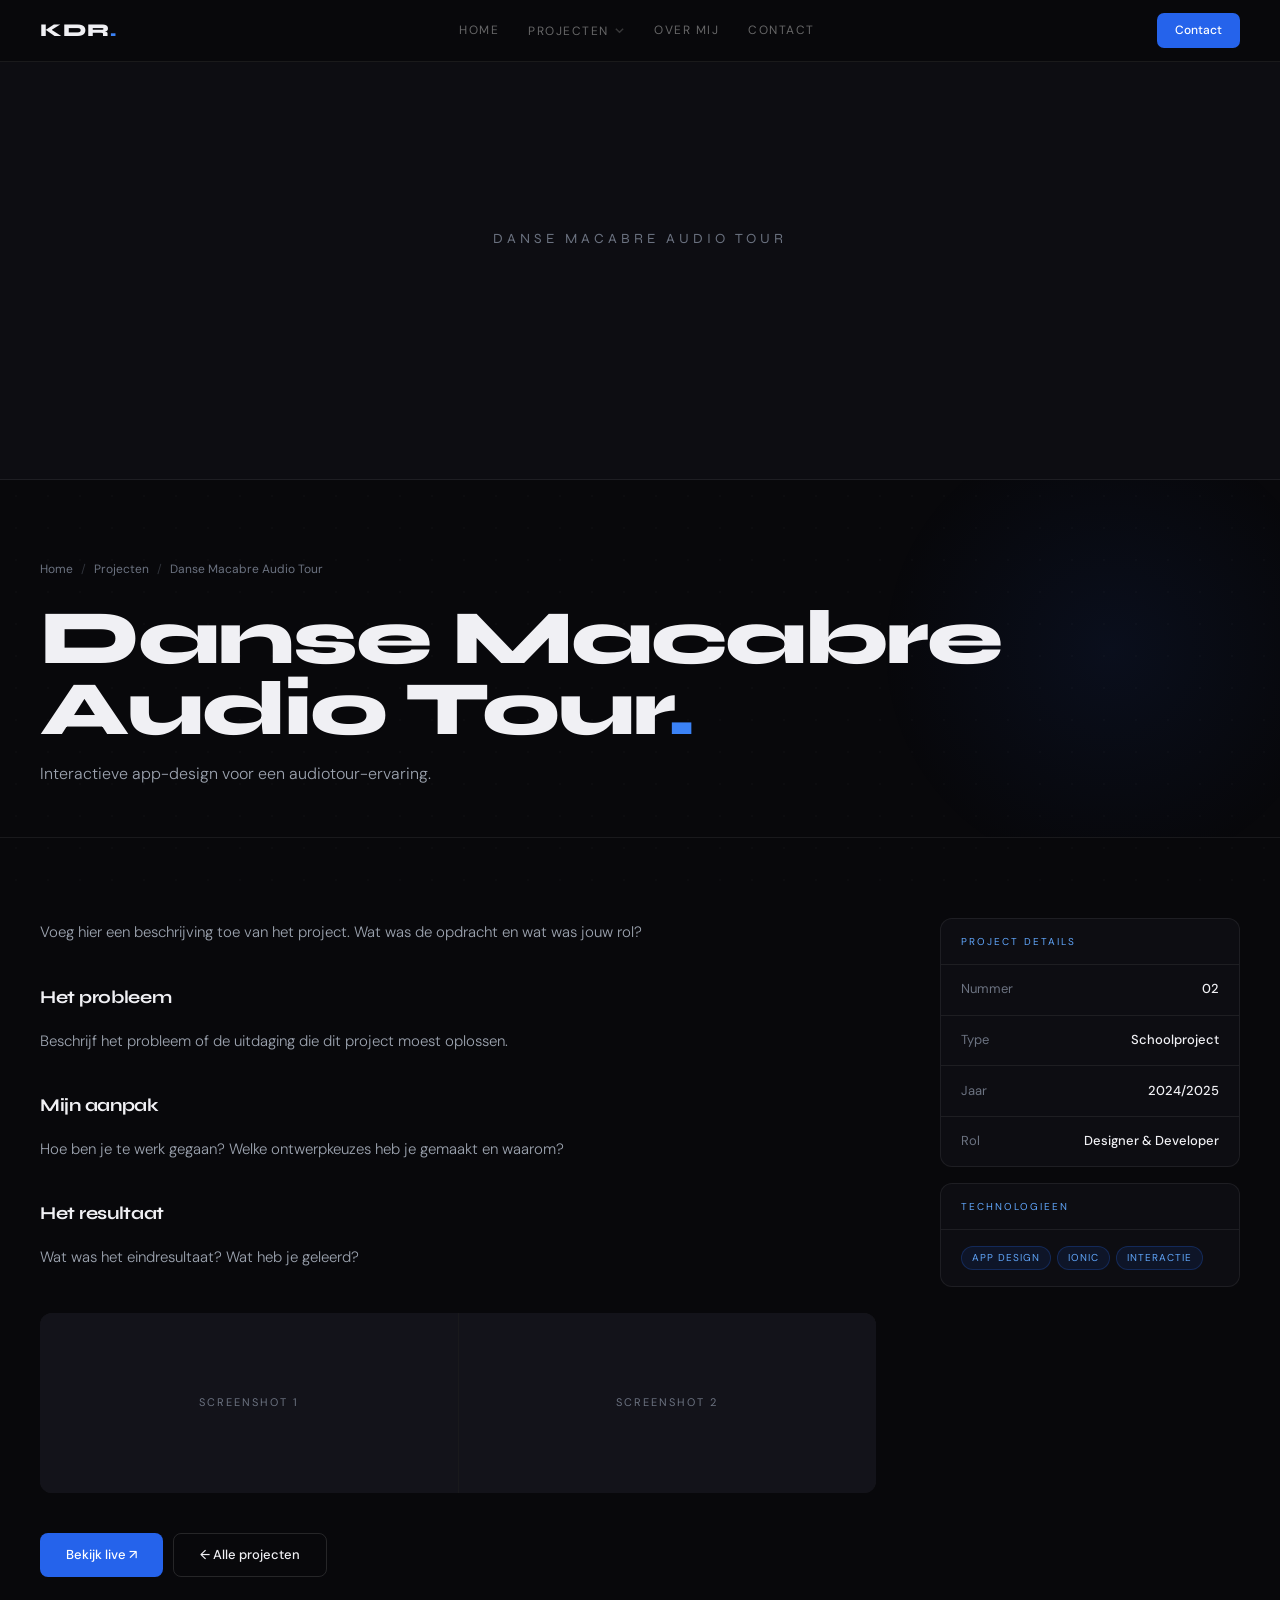
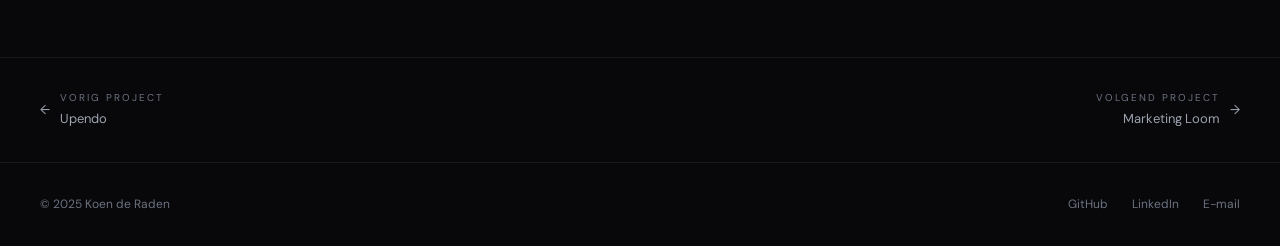
<file: project-dmcaudiotour.html>
<!DOCTYPE html>
<html lang="nl">
<head>
<meta charset="UTF-8"/>
<meta name="viewport" content="width=device-width,initial-scale=1.0"/>
<title>Danse Macabre Audio Tour — Koen de Raden</title>
<link rel="stylesheet" href="style.css"/>
</head>
<body>
<nav id="sitenav">
  <a href="index.html" class="nav-logo">KDR<span>.</span></a>
  <ul class="nav-links">
    <li><a href="index.html">Home</a></li>
    <li class="has-dd">
      <button class="nav-btn">Projecten<svg class="chev" viewBox="0 0 12 12" fill="none" stroke="currentColor" stroke-width="1.5"><path d="M2 4l4 4 4-4"/></svg></button>
      <div class="dropdown">
        <a href="project-upendo.html"><span class="dd-num">01</span>Upendo</a>
        <a href="project-dmcaudiotour.html"><span class="dd-num">02</span>Danse Macabre Audio Tour</a>
        <a href="project-marketingloom.html"><span class="dd-num">03</span>Marketing Loom</a>
        <a href="project-afvalwijzer.html"><span class="dd-num">04</span>Afvalwijzer</a>
        <a href="project-traveltracker.html"><span class="dd-num">05</span>Traveltracker</a>
        <a href="project-6.html"><span class="dd-num">06</span>Project 6</a>
        <div class="dd-div"></div>
        <a href="index.html#projecten"><span class="dd-num">&#8594;</span>Alle projecten</a>
      </div>
    </li>
    <li><a href="over-mij.html">Over mij</a></li>
    <li><a href="index.html#contact">Contact</a></li>
  </ul>
  <div class="nav-right">
    <a href="mailto:koenderaden@gmail.com" class="nav-cta">Contact</a>
    <button class="nav-ham" aria-label="Menu"><span></span><span></span><span></span></button>
  </div>
</nav>

<div class="proj-hero-img">
  <img src="https://showcase-portfolio-swart.vercel.app/_next/image?url=%2Fdansemacabreaudiotourgallery.png&w=1920&q=85" alt="Danse Macabre Audio Tour" onerror="this.parentElement.innerHTML='<div class=proj-hero-img-ph>DANSE MACABRE AUDIO TOUR</div>'"/>
</div>

<div class="page-hero">
  <div class="breadcrumb r">
    <a href="index.html">Home</a><span class="breadcrumb-sep">/</span>
    <a href="index.html#projecten">Projecten</a><span class="breadcrumb-sep">/</span>
    <span>Danse Macabre Audio Tour</span>
  </div>
  <h1 class="page-title r">Danse Macabre Audio Tour<em>.</em></h1>
  <p class="page-sub r">Interactieve app-design voor een audiotour-ervaring.</p>
</div>

<div class="wrap">
  <div class="proj-layout">
    <div>
      <div class="proj-body-text r">
        <p>Voeg hier een beschrijving toe van het project. Wat was de opdracht en wat was jouw rol?</p>
        <h3>Het probleem</h3>
        <p>Beschrijf het probleem of de uitdaging die dit project moest oplossen.</p>
        <h3>Mijn aanpak</h3>
        <p>Hoe ben je te werk gegaan? Welke ontwerpkeuzes heb je gemaakt en waarom?</p>
        <h3>Het resultaat</h3>
        <p>Wat was het eindresultaat? Wat heb je geleerd?</p>
      </div>
      <div class="img-gallery r">
        <div class="gal-ph">Screenshot 1</div>
        <div class="gal-ph">Screenshot 2</div>
      </div>
      <div class="r" style="display:flex;gap:10px;flex-wrap:wrap;">
        <a href="https://showcase-portfolio-swart.vercel.app/gallery/dmcaudiotour" class="btn btn-blue" target="_blank">Bekijk live &#8599;</a>
        <a href="index.html#projecten" class="btn btn-outline">&#8592; Alle projecten</a>
      </div>
    </div>
    <aside class="r" style="transition-delay:.1s">
      <div class="sidebar-card">
        <div class="sidebar-card-head">Project details</div>
        <div class="sidebar-row"><span class="sidebar-label">Nummer</span><span class="sidebar-val">02</span></div>
        <div class="sidebar-row"><span class="sidebar-label">Type</span><span class="sidebar-val">Schoolproject</span></div>
        <div class="sidebar-row"><span class="sidebar-label">Jaar</span><span class="sidebar-val">2024/2025</span></div>
        <div class="sidebar-row"><span class="sidebar-label">Rol</span><span class="sidebar-val">Designer &amp; Developer</span></div>
      </div>
      <div class="sidebar-card">
        <div class="sidebar-card-head">Technologieen</div>
        <div class="tag-row"><span class="ptag">App Design</span><span class="ptag">Ionic</span><span class="ptag">Interactie</span></div>
      </div>
    </aside>
  </div>
</div>

<div class="proj-nav-bar"><a href="project-upendo.html" class="proj-nav-link">&#8592; <div><span class="proj-nav-label">Vorig project</span>Upendo</div></a><a href="project-marketingloom.html" class="proj-nav-link"><div style="text-align:right"><span class="proj-nav-label">Volgend project</span>Marketing Loom</div> &#8594;</a></div>

<footer>
  <span>&#169; 2025 Koen de Raden</span>
  <div style="display:flex;gap:1.5rem;">
    <a href="https://github.com/koenderaden" target="_blank">GitHub</a>
    <a href="https://www.linkedin.com/in/koen-de-raden-b5a797320" target="_blank">LinkedIn</a>
    <a href="mailto:koenderaden@gmail.com">E-mail</a>
  </div>
</footer>
<script>
var ham = document.querySelector('.nav-ham');
var nl  = document.querySelector('.nav-links');
if (ham) ham.addEventListener('click', function() { nl.classList.toggle('open'); });

// Dropdown open houden
var dropdowns = document.querySelectorAll('.has-dd');
dropdowns.forEach(function(dd) {
  var timeout;
  dd.addEventListener('mouseenter', function() {
    clearTimeout(timeout);
    dd.querySelector('.dropdown').style.opacity = '1';
    dd.querySelector('.dropdown').style.visibility = 'visible';
    dd.querySelector('.dropdown').style.pointerEvents = 'auto';
    dd.querySelector('.dropdown').style.transform = 'translateY(0)';
  });
  dd.addEventListener('mouseleave', function() {
    timeout = setTimeout(function() {
      dd.querySelector('.dropdown').style.opacity = '0';
      dd.querySelector('.dropdown').style.visibility = 'hidden';
      dd.querySelector('.dropdown').style.pointerEvents = 'none';
      dd.querySelector('.dropdown').style.transform = 'translateY(4px)';
    }, 150);
  });
});

var io = new IntersectionObserver(function(entries) {
  entries.forEach(function(e, i) {
    if (e.isIntersecting) {
      setTimeout(function() { e.target.classList.add('in'); }, i * 70);
      io.unobserve(e.target);
    }
  });
}, { threshold: 0.06 });
document.querySelectorAll('.r, .r2').forEach(function(el) { io.observe(el); });
document.querySelectorAll('.sbar-fill').forEach(function(bar) {
  var o = new IntersectionObserver(function(entries) {
    entries.forEach(function(e) {
      if (e.isIntersecting) { setTimeout(function() { bar.style.width = bar.dataset.w + '%'; }, 200); o.unobserve(bar); }
    });
  }, { threshold: 0.5 });
  o.observe(bar);
});
</script>
</body>
</html>
</file>
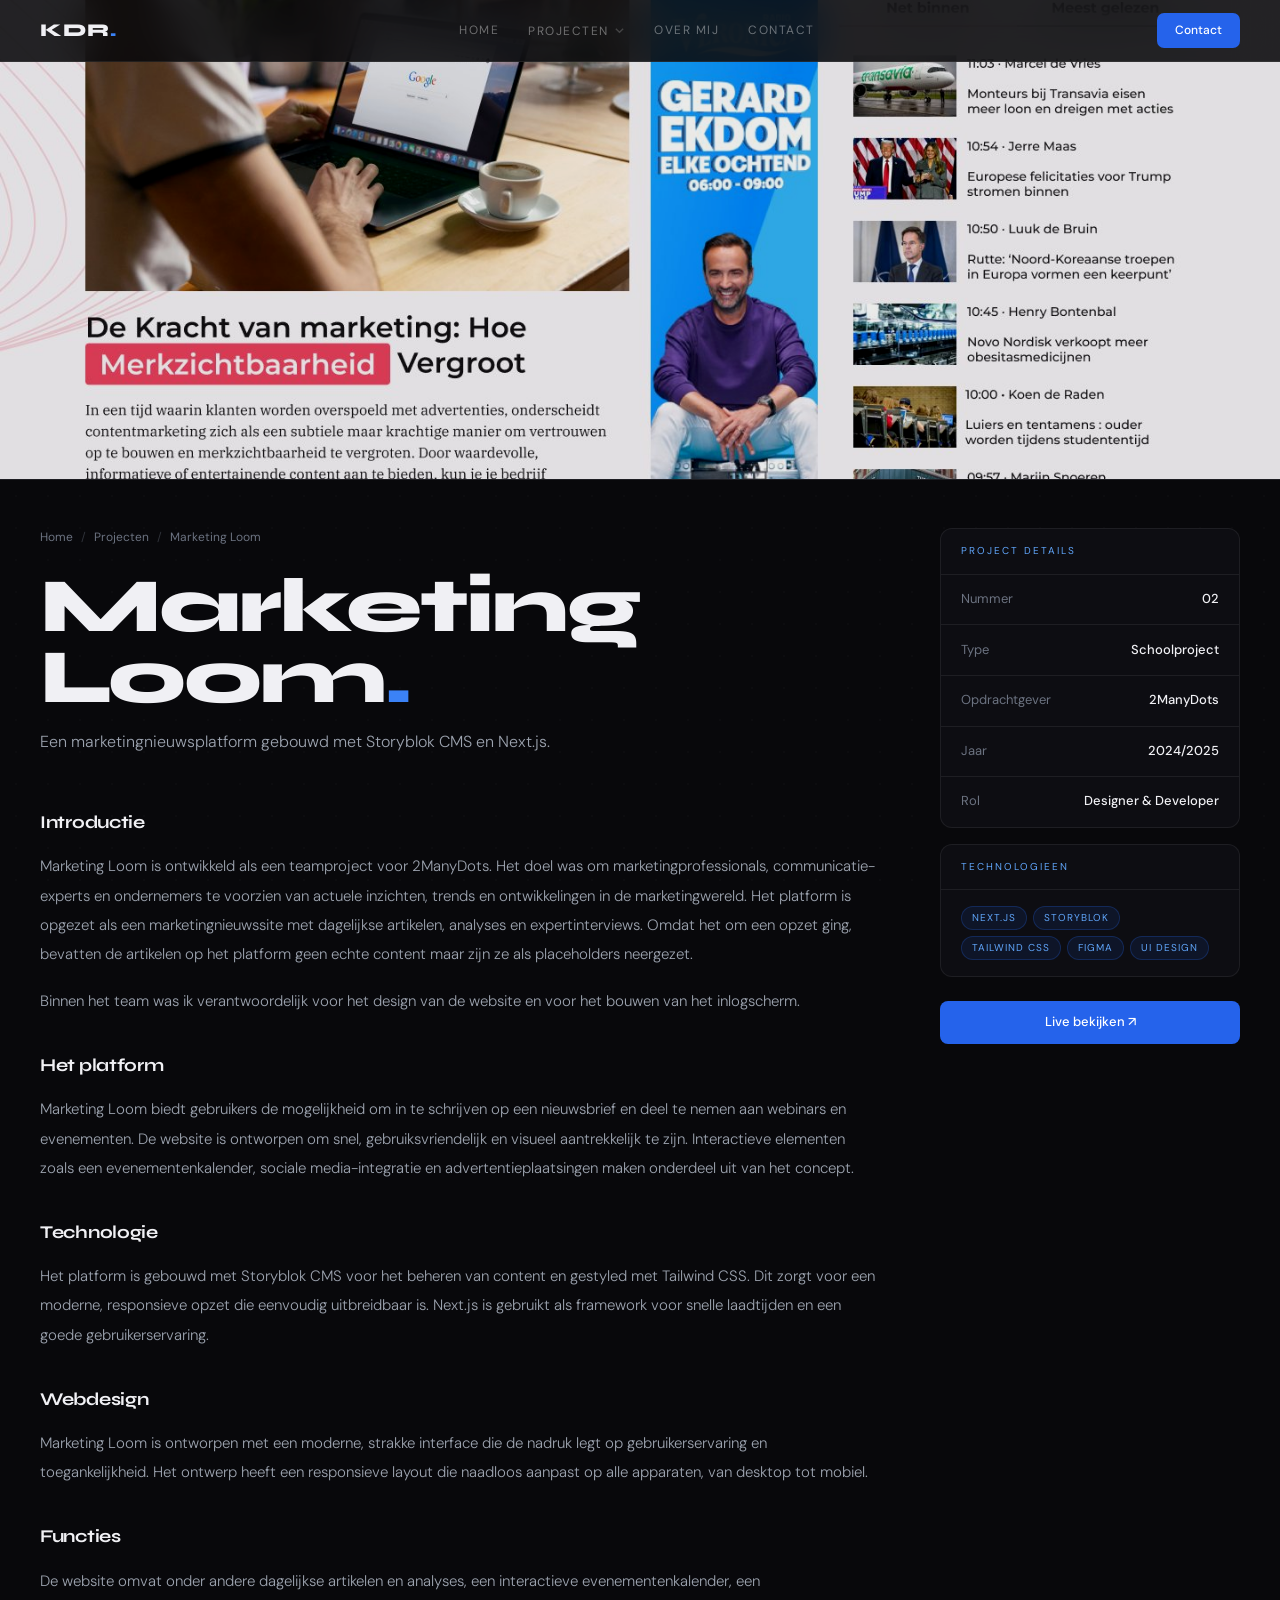
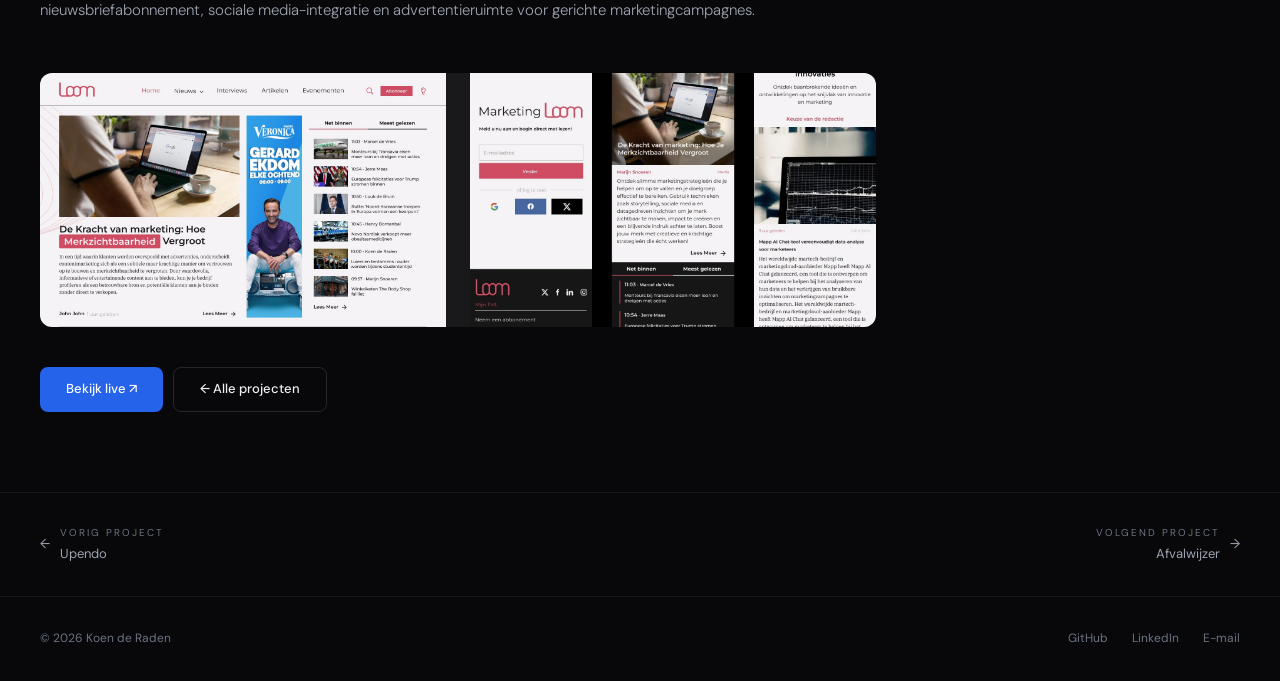
<file: project-marketingloom.html>
<!DOCTYPE html>
<html lang="nl">
<head>
<meta charset="UTF-8"/>
<meta name="viewport" content="width=device-width,initial-scale=1.0"/>
<title>Marketing Loom | Koen de Raden</title>
<link rel="stylesheet" href="style.css"/>
</head>
<body>

<nav id="sitenav">
  <a href="index.html" class="nav-logo">KDR<span>.</span></a>
  <ul class="nav-links">
    <li><a href="index.html">Home</a></li>
    <li class="has-dd">
      <button class="nav-btn">Projecten<svg class="chev" viewBox="0 0 12 12" fill="none" stroke="currentColor" stroke-width="1.5"><path d="M2 4l4 4 4-4"/></svg></button>
      <div class="dropdown">
        <a href="project-upendo.html"><span class="dd-num">01</span>Upendo</a>
        <a href="project-marketingloom.html"><span class="dd-num">02</span>Marketing Loom</a>
        <a href="project-afvalwijzer.html"><span class="dd-num">03</span>Afvalwijzer</a>
        <a href="project-traveltracker.html"><span class="dd-num">04</span>Traveltracker</a>
        <a href="project-5.html"><span class="dd-num">05</span>Project 5</a>
        <a href="project-6.html"><span class="dd-num">06</span>Project 6</a>
        <div class="dd-div"></div>
        <a href="index.html#projecten"><span class="dd-num">&#8594;</span>Alle projecten</a>
      </div>
    </li>
    <li><a href="over-mij.html">Over mij</a></li>
    <li><a href="index.html#contact">Contact</a></li>
  </ul>
  <div class="nav-right">
    <a href="index.html#contact" class="nav-cta">Contact</a>
    <button class="nav-ham" aria-label="Menu"><span></span><span></span><span></span></button>
  </div>
</nav>

<div class="proj-hero-img">
  <img src="screenshot-marketingloom.png" alt="Marketing Loom"
       onerror="this.parentElement.innerHTML='<div class=proj-hero-img-ph>MARKETING LOOM</div>'"/>
</div>

<div class="wrap" style="padding-top:3rem;">
  <div class="proj-layout">

    <div>
      <div class="breadcrumb r">
        <a href="index.html">Home</a><span class="breadcrumb-sep">/</span>
        <a href="index.html#projecten">Projecten</a><span class="breadcrumb-sep">/</span>
        <span>Marketing Loom</span>
      </div>
      <h1 class="page-title r" style="margin-bottom:1rem;">Marketing Loom<em>.</em></h1>
      <p class="page-sub r" style="margin-bottom:3rem;">Een marketingnieuwsplatform gebouwd met Storyblok CMS en Next.js.</p>

      <div class="proj-body-text r">

        <h3>Introductie</h3>
        <p>Marketing Loom is ontwikkeld als een teamproject voor 2ManyDots. Het doel was om marketingprofessionals, communicatie-experts en ondernemers te voorzien van actuele inzichten, trends en ontwikkelingen in de marketingwereld. Het platform is opgezet als een marketingnieuwssite met dagelijkse artikelen, analyses en expertinterviews. Omdat het om een opzet ging, bevatten de artikelen op het platform geen echte content maar zijn ze als placeholders neergezet.</p>

        <p>Binnen het team was ik verantwoordelijk voor het design van de website en voor het bouwen van het inlogscherm.</p>

        <h3>Het platform</h3>
        <p>Marketing Loom biedt gebruikers de mogelijkheid om in te schrijven op een nieuwsbrief en deel te nemen aan webinars en evenementen. De website is ontworpen om snel, gebruiksvriendelijk en visueel aantrekkelijk te zijn. Interactieve elementen zoals een evenementenkalender, sociale media-integratie en advertentieplaatsingen maken onderdeel uit van het concept.</p>

        <h3>Technologie</h3>
        <p>Het platform is gebouwd met Storyblok CMS voor het beheren van content en gestyled met Tailwind CSS. Dit zorgt voor een moderne, responsieve opzet die eenvoudig uitbreidbaar is. Next.js is gebruikt als framework voor snelle laadtijden en een goede gebruikerservaring.</p>

        <h3>Webdesign</h3>
        <p>Marketing Loom is ontworpen met een moderne, strakke interface die de nadruk legt op gebruikerservaring en toegankelijkheid. Het ontwerp heeft een responsieve layout die naadloos aanpast op alle apparaten, van desktop tot mobiel.</p>

        <h3>Functies</h3>
        <p>De website omvat onder andere dagelijkse artikelen en analyses, een interactieve evenementenkalender, een nieuwsbriefabonnement, sociale media-integratie en advertentieruimte voor gerichte marketingcampagnes.</p>

      </div>

      <div class="img-gallery r" style="margin-top:3rem;gap:1.5rem;">
        <div class="gal-img">
          <img src="screenshot-marketingloom.png" alt="Marketing Loom homepage"
               onerror="this.parentElement.innerHTML='<div class=gal-ph>Screenshot 1</div>'"/>
        </div>
        <div class="gal-img">
          <img src="screenshot-marketingloom-2.png" alt="Marketing Loom mobiel"
               onerror="this.parentElement.innerHTML='<div class=gal-ph>Screenshot 2</div>'"/>
        </div>
      </div>

      <div class="r" style="display:flex;gap:10px;flex-wrap:wrap;">
        <a href="https://marketingloom.vercel.app/" class="btn btn-blue" target="_blank">Bekijk live &#8599;</a>
        <a href="index.html#projecten" class="btn btn-outline">&#8592; Alle projecten</a>
      </div>
    </div>

    <aside class="r" style="transition-delay:.1s">
      <div class="sidebar-card">
        <div class="sidebar-card-head">Project details</div>
        <div class="sidebar-row"><span class="sidebar-label">Nummer</span><span class="sidebar-val">02</span></div>
        <div class="sidebar-row"><span class="sidebar-label">Type</span><span class="sidebar-val">Schoolproject</span></div>
        <div class="sidebar-row"><span class="sidebar-label">Opdrachtgever</span><span class="sidebar-val">2ManyDots</span></div>
        <div class="sidebar-row"><span class="sidebar-label">Jaar</span><span class="sidebar-val">2024/2025</span></div>
        <div class="sidebar-row"><span class="sidebar-label">Rol</span><span class="sidebar-val">Designer &amp; Developer</span></div>
      </div>
      <div class="sidebar-card">
        <div class="sidebar-card-head">Technologieen</div>
        <div class="tag-row">
          <span class="ptag">Next.js</span>
          <span class="ptag">Storyblok</span>
          <span class="ptag">Tailwind CSS</span>
          <span class="ptag">Figma</span>
          <span class="ptag">UI Design</span>
        </div>
      </div>
      <a href="https://marketingloom.vercel.app/" class="btn btn-blue" target="_blank" style="width:100%;justify-content:center;margin-top:.5rem;">Live bekijken &#8599;</a>
    </aside>

  </div>
</div>

<div class="proj-nav-bar">
  <a href="project-upendo.html" class="proj-nav-link">
    &#8592; <div><span class="proj-nav-label">Vorig project</span>Upendo</div>
  </a>
  <a href="project-afvalwijzer.html" class="proj-nav-link">
    <div style="text-align:right"><span class="proj-nav-label">Volgend project</span>Afvalwijzer</div> &#8594;
  </a>
</div>

<footer>
  <span>&#169; 2026 Koen de Raden</span>
  <div style="display:flex;gap:1.5rem;">
    <a href="https://github.com/koenderaden" target="_blank">GitHub</a>
    <a href="https://www.linkedin.com/in/koen-de-raden-b5a797320" target="_blank">LinkedIn</a>
    <a href="mailto:koenderaden@gmail.com">E-mail</a>
  </div>
</footer>

<script>
var ham = document.querySelector('.nav-ham');
var nl  = document.querySelector('.nav-links');

// Hamburger menu
if (ham) ham.addEventListener('click', function() {
  nl.classList.toggle('open');
});

// Projecten dropdown — mobiel: klik, desktop: hover
var dropdowns = document.querySelectorAll('.has-dd');
dropdowns.forEach(function(dd) {
  var t;
  var btn = dd.querySelector('.nav-btn');

  // Desktop hover
  dd.addEventListener('mouseenter', function() {
    if (window.innerWidth <= 768) return;
    clearTimeout(t);
    var d = dd.querySelector('.dropdown');
    d.style.opacity='1';d.style.visibility='visible';d.style.pointerEvents='auto';d.style.transform='translateY(0)';
  });
  dd.addEventListener('mouseleave', function() {
    if (window.innerWidth <= 768) return;
    t = setTimeout(function() {
      var d = dd.querySelector('.dropdown');
      d.style.opacity='0';d.style.visibility='hidden';d.style.pointerEvents='none';d.style.transform='translateY(4px)';
    }, 200);
  });

  // Mobiel klik op knop
  if (btn) {
    btn.addEventListener('click', function(e) {
      if (window.innerWidth > 768) return;
      e.stopPropagation();
      dd.classList.toggle('dd-open');
    });
  }
});

// Scroll reveal
var io = new IntersectionObserver(function(entries) {
  entries.forEach(function(e, i) {
    if (e.isIntersecting) {
      setTimeout(function() { e.target.classList.add('in'); }, i * 70);
      io.unobserve(e.target);
    }
  });
}, { threshold: 0.06 });
document.querySelectorAll('.r, .r2').forEach(function(el) { io.observe(el); });

// Skill bars
document.querySelectorAll('.sbar-fill').forEach(function(bar) {
  var o = new IntersectionObserver(function(entries) {
    entries.forEach(function(e) {
      if (e.isIntersecting) {
        setTimeout(function() { bar.style.width = bar.dataset.w + '%'; }, 200);
        o.unobserve(bar);
      }
    });
  }, { threshold: 0.5 });
  o.observe(bar);
});
</script>

</body>
</html>
</file>
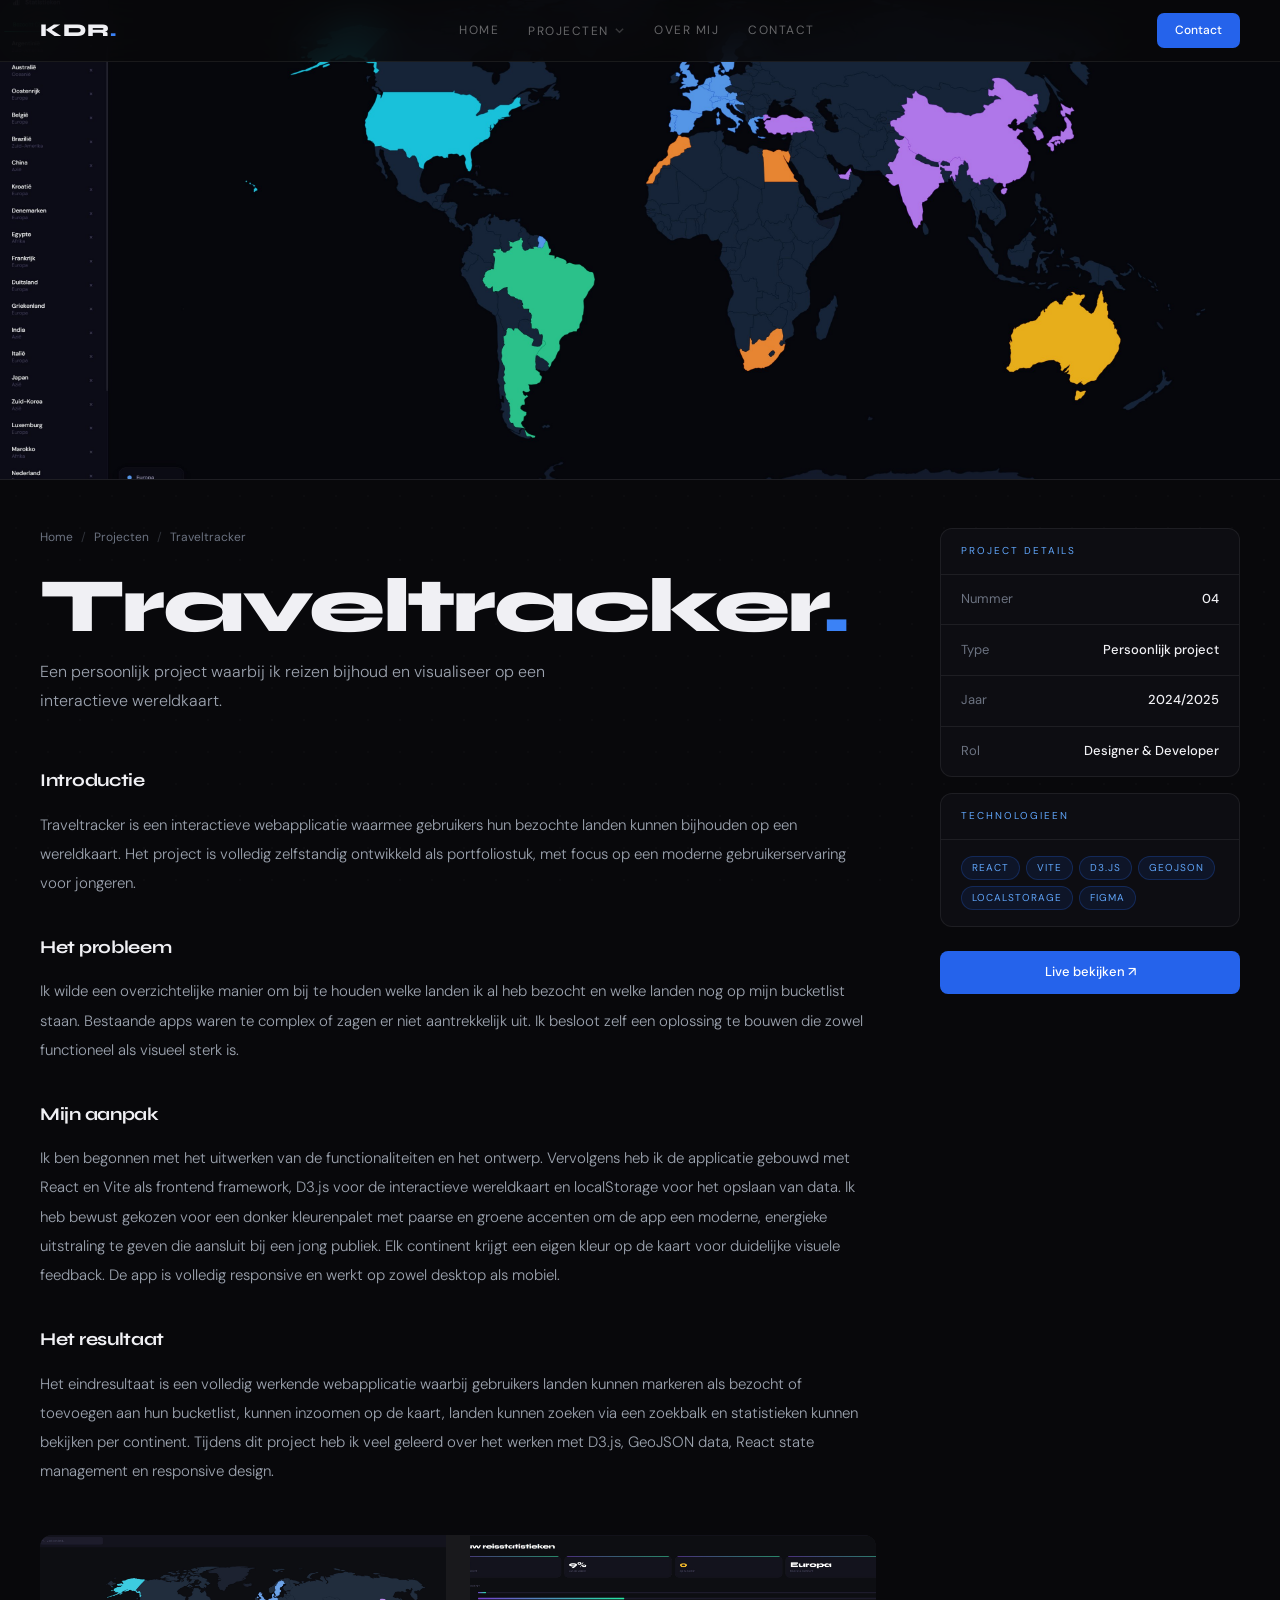
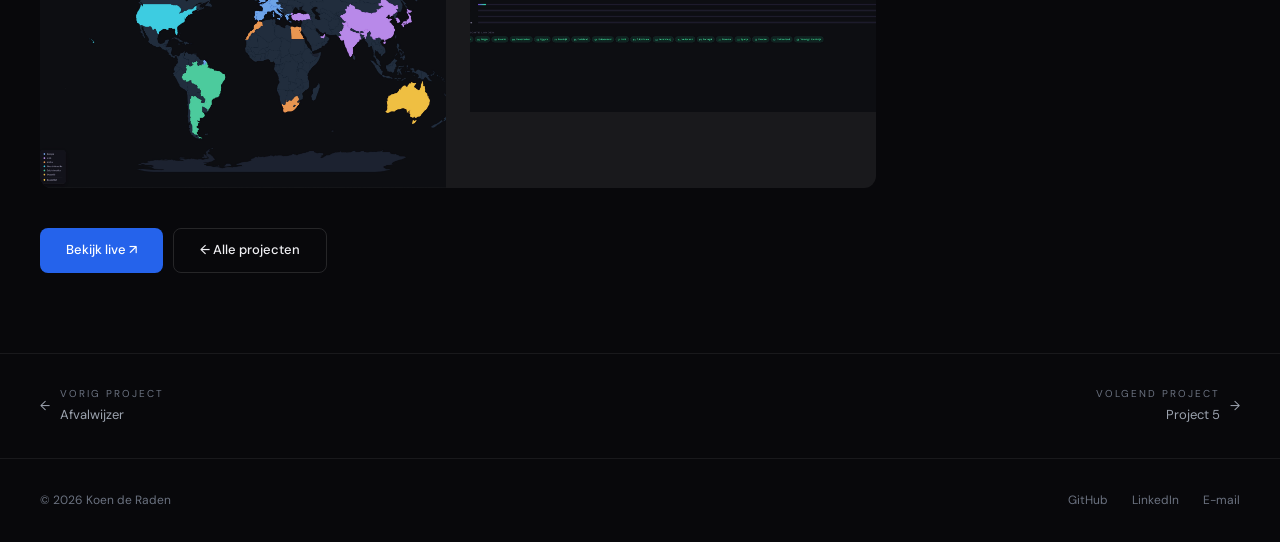
<file: project-traveltracker.html>
<!DOCTYPE html>
<html lang="nl">
<head>
<meta charset="UTF-8"/>
<meta name="viewport" content="width=device-width,initial-scale=1.0"/>
<title>Traveltracker | Koen de Raden</title>
<link rel="stylesheet" href="style.css"/>
</head>
<body>

<nav id="sitenav">
  <a href="index.html" class="nav-logo">KDR<span>.</span></a>
  <ul class="nav-links">
    <li><a href="index.html">Home</a></li>
    <li class="has-dd">
      <button class="nav-btn">Projecten<svg class="chev" viewBox="0 0 12 12" fill="none" stroke="currentColor" stroke-width="1.5"><path d="M2 4l4 4 4-4"/></svg></button>
      <div class="dropdown">
        <a href="project-upendo.html"><span class="dd-num">01</span>Upendo</a>
        <a href="project-marketingloom.html"><span class="dd-num">02</span>Marketing Loom</a>
        <a href="project-afvalwijzer.html"><span class="dd-num">03</span>Afvalwijzer</a>
        <a href="project-traveltracker.html"><span class="dd-num">04</span>Traveltracker</a>
        <a href="project-5.html"><span class="dd-num">05</span>Project 5</a>
        <a href="project-6.html"><span class="dd-num">06</span>Project 6</a>
        <div class="dd-div"></div>
        <a href="index.html#projecten"><span class="dd-num">&#8594;</span>Alle projecten</a>
      </div>
    </li>
    <li><a href="over-mij.html">Over mij</a></li>
    <li><a href="index.html#contact">Contact</a></li>
  </ul>
  <div class="nav-right">
    <a href="index.html#contact" class="nav-cta">Contact</a>
    <button class="nav-ham" aria-label="Menu"><span></span><span></span><span></span></button>
  </div>
</nav>

<div class="proj-hero-img">
  <img src="screenshot-traveltracker.png" alt="Traveltracker"
       onerror="this.parentElement.innerHTML='<div class=proj-hero-img-ph>TRAVELTRACKER</div>'"/>
</div>

<div class="wrap" style="padding-top:3rem;">
  <div class="proj-layout">

    <div>
      <div class="breadcrumb r">
        <a href="index.html">Home</a><span class="breadcrumb-sep">/</span>
        <a href="index.html#projecten">Projecten</a><span class="breadcrumb-sep">/</span>
        <span>Traveltracker</span>
      </div>
      <h1 class="page-title r" style="margin-bottom:1rem;">Traveltracker<em>.</em></h1>
      <p class="page-sub r" style="margin-bottom:3rem;">Een persoonlijk project waarbij ik reizen bijhoud en visualiseer op een interactieve wereldkaart.</p>

      <div class="proj-body-text r">

        <h3>Introductie</h3>
        <p>Traveltracker is een interactieve webapplicatie waarmee gebruikers hun bezochte landen kunnen bijhouden op een wereldkaart. Het project is volledig zelfstandig ontwikkeld als portfoliostuk, met focus op een moderne gebruikerservaring voor jongeren.</p>

        <h3>Het probleem</h3>
        <p>Ik wilde een overzichtelijke manier om bij te houden welke landen ik al heb bezocht en welke landen nog op mijn bucketlist staan. Bestaande apps waren te complex of zagen er niet aantrekkelijk uit. Ik besloot zelf een oplossing te bouwen die zowel functioneel als visueel sterk is.</p>

        <h3>Mijn aanpak</h3>
        <p>Ik ben begonnen met het uitwerken van de functionaliteiten en het ontwerp. Vervolgens heb ik de applicatie gebouwd met React en Vite als frontend framework, D3.js voor de interactieve wereldkaart en localStorage voor het opslaan van data. Ik heb bewust gekozen voor een donker kleurenpalet met paarse en groene accenten om de app een moderne, energieke uitstraling te geven die aansluit bij een jong publiek. Elk continent krijgt een eigen kleur op de kaart voor duidelijke visuele feedback. De app is volledig responsive en werkt op zowel desktop als mobiel.</p>

        <h3>Het resultaat</h3>
        <p>Het eindresultaat is een volledig werkende webapplicatie waarbij gebruikers landen kunnen markeren als bezocht of toevoegen aan hun bucketlist, kunnen inzoomen op de kaart, landen kunnen zoeken via een zoekbalk en statistieken kunnen bekijken per continent. Tijdens dit project heb ik veel geleerd over het werken met D3.js, GeoJSON data, React state management en responsive design.</p>

      </div>

      <div class="img-gallery r" style="margin-top:3rem;gap:1.5rem;">
        <div class="gal-img">
          <img src="screenshot-traveltracker.png" alt="Traveltracker wereldkaart"
               onerror="this.parentElement.innerHTML='<div class=gal-ph>Screenshot 1</div>'"/>
        </div>
        <div class="gal-img" style="aspect-ratio:16/7;">
          <img src="screenshot-traveltracker-2.png" alt="Traveltracker statistieken"
               style="object-fit:cover;object-position:top;"
               onerror="this.parentElement.innerHTML='<div class=gal-ph>Screenshot 2</div>'"/>
        </div>
      </div>

      <div class="r" style="display:flex;gap:10px;flex-wrap:wrap;">
        <a href="https://traveltracker-pink.vercel.app/" class="btn btn-blue" target="_blank">Bekijk live &#8599;</a>
        <a href="index.html#projecten" class="btn btn-outline">&#8592; Alle projecten</a>
      </div>
    </div>

    <aside class="r" style="transition-delay:.1s">
      <div class="sidebar-card">
        <div class="sidebar-card-head">Project details</div>
        <div class="sidebar-row"><span class="sidebar-label">Nummer</span><span class="sidebar-val">04</span></div>
        <div class="sidebar-row"><span class="sidebar-label">Type</span><span class="sidebar-val">Persoonlijk project</span></div>
        <div class="sidebar-row"><span class="sidebar-label">Jaar</span><span class="sidebar-val">2024/2025</span></div>
        <div class="sidebar-row"><span class="sidebar-label">Rol</span><span class="sidebar-val">Designer &amp; Developer</span></div>
      </div>
      <div class="sidebar-card">
        <div class="sidebar-card-head">Technologieen</div>
        <div class="tag-row">
          <span class="ptag">React</span>
          <span class="ptag">Vite</span>
          <span class="ptag">D3.js</span>
          <span class="ptag">GeoJSON</span>
          <span class="ptag">localStorage</span>
          <span class="ptag">Figma</span>
        </div>
      </div>
      <a href="https://traveltracker-pink.vercel.app/" class="btn btn-blue" target="_blank" style="width:100%;justify-content:center;margin-top:.5rem;">Live bekijken &#8599;</a>
    </aside>

  </div>
</div>

<div class="proj-nav-bar">
  <a href="project-afvalwijzer.html" class="proj-nav-link">
    &#8592; <div><span class="proj-nav-label">Vorig project</span>Afvalwijzer</div>
  </a>
  <a href="project-5.html" class="proj-nav-link">
    <div style="text-align:right"><span class="proj-nav-label">Volgend project</span>Project 5</div> &#8594;
  </a>
</div>

<footer>
  <span>&#169; 2026 Koen de Raden</span>
  <div style="display:flex;gap:1.5rem;">
    <a href="https://github.com/koenderaden" target="_blank">GitHub</a>
    <a href="https://www.linkedin.com/in/koen-de-raden-b5a797320" target="_blank">LinkedIn</a>
    <a href="mailto:koenderaden@gmail.com">E-mail</a>
  </div>
</footer>

<script>
var ham = document.querySelector('.nav-ham');
var nl  = document.querySelector('.nav-links');

// Hamburger menu
if (ham) ham.addEventListener('click', function() {
  nl.classList.toggle('open');
});

// Projecten dropdown — mobiel: klik, desktop: hover
var dropdowns = document.querySelectorAll('.has-dd');
dropdowns.forEach(function(dd) {
  var t;
  var btn = dd.querySelector('.nav-btn');

  // Desktop hover
  dd.addEventListener('mouseenter', function() {
    if (window.innerWidth <= 768) return;
    clearTimeout(t);
    var d = dd.querySelector('.dropdown');
    d.style.opacity='1';d.style.visibility='visible';d.style.pointerEvents='auto';d.style.transform='translateY(0)';
  });
  dd.addEventListener('mouseleave', function() {
    if (window.innerWidth <= 768) return;
    t = setTimeout(function() {
      var d = dd.querySelector('.dropdown');
      d.style.opacity='0';d.style.visibility='hidden';d.style.pointerEvents='none';d.style.transform='translateY(4px)';
    }, 200);
  });

  // Mobiel klik op knop
  if (btn) {
    btn.addEventListener('click', function(e) {
      if (window.innerWidth > 768) return;
      e.stopPropagation();
      dd.classList.toggle('dd-open');
    });
  }
});

// Scroll reveal
var io = new IntersectionObserver(function(entries) {
  entries.forEach(function(e, i) {
    if (e.isIntersecting) {
      setTimeout(function() { e.target.classList.add('in'); }, i * 70);
      io.unobserve(e.target);
    }
  });
}, { threshold: 0.06 });
document.querySelectorAll('.r, .r2').forEach(function(el) { io.observe(el); });

// Skill bars
document.querySelectorAll('.sbar-fill').forEach(function(bar) {
  var o = new IntersectionObserver(function(entries) {
    entries.forEach(function(e) {
      if (e.isIntersecting) {
        setTimeout(function() { bar.style.width = bar.dataset.w + '%'; }, 200);
        o.unobserve(bar);
      }
    });
  }, { threshold: 0.5 });
  o.observe(bar);
});
</script>

</body>
</html>
</file>
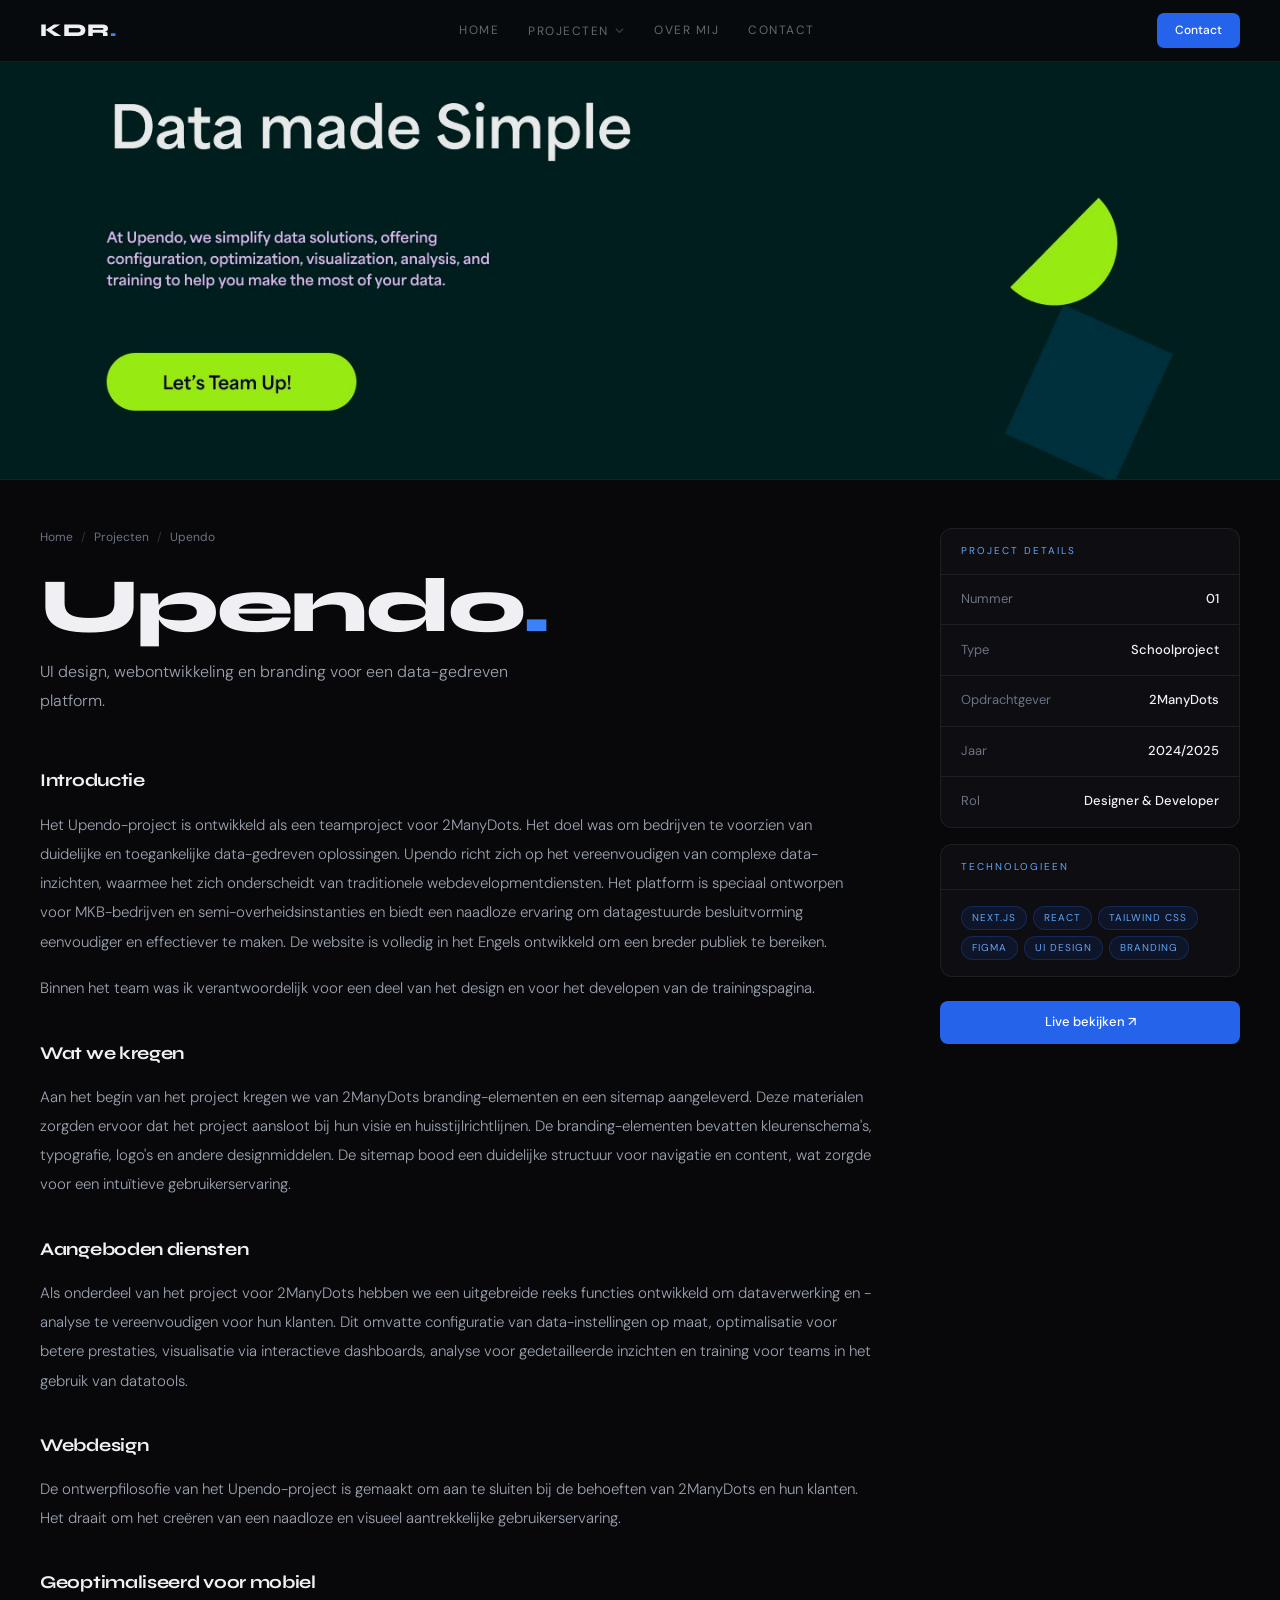
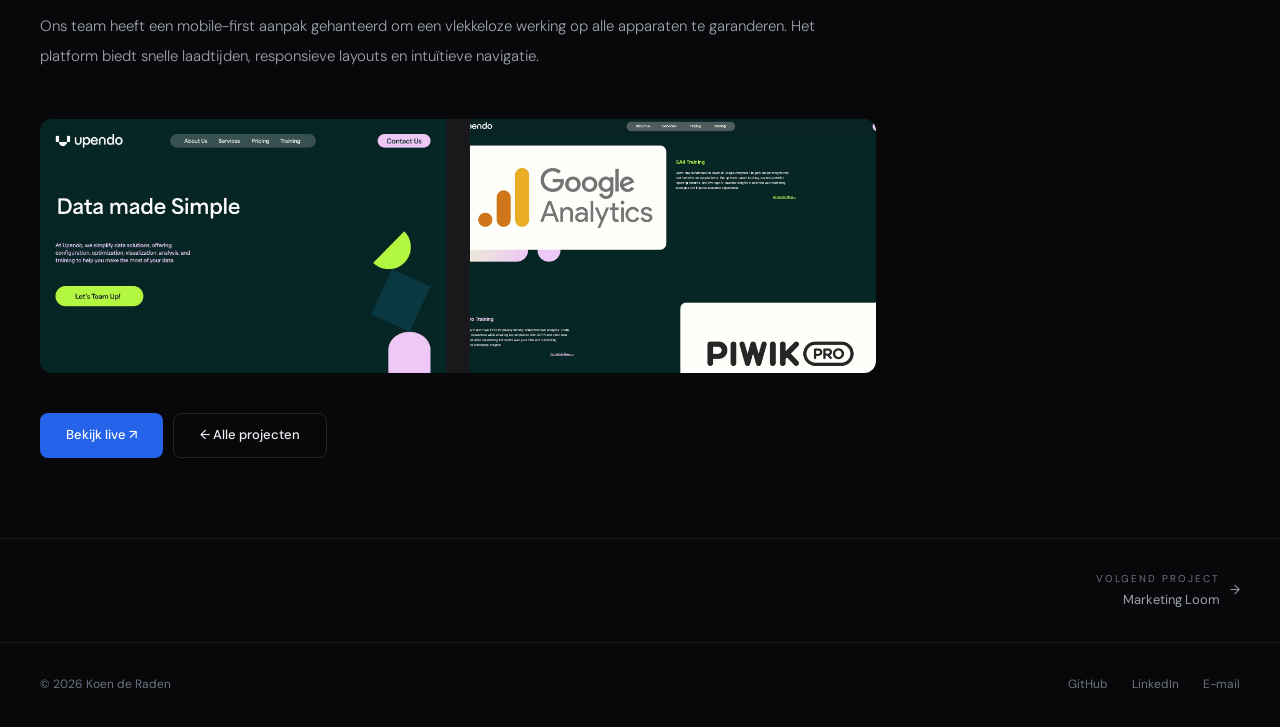
<file: project-upendo.html>
<!DOCTYPE html>
<html lang="nl">
<head>
<meta charset="UTF-8"/>
<meta name="viewport" content="width=device-width,initial-scale=1.0"/>
<title>Upendo | Koen de Raden</title>
<link rel="stylesheet" href="style.css"/>
</head>
<body>

<nav id="sitenav">
  <a href="index.html" class="nav-logo">KDR<span>.</span></a>
  <ul class="nav-links">
    <li><a href="index.html">Home</a></li>
    <li class="has-dd">
      <button class="nav-btn">Projecten<svg class="chev" viewBox="0 0 12 12" fill="none" stroke="currentColor" stroke-width="1.5"><path d="M2 4l4 4 4-4"/></svg></button>
      <div class="dropdown">
        <a href="project-upendo.html"><span class="dd-num">01</span>Upendo</a>
        <a href="project-marketingloom.html"><span class="dd-num">02</span>Marketing Loom</a>
        <a href="project-afvalwijzer.html"><span class="dd-num">03</span>Afvalwijzer</a>
        <a href="project-traveltracker.html"><span class="dd-num">04</span>Traveltracker</a>
        <a href="project-5.html"><span class="dd-num">05</span>Project 5</a>
        <a href="project-6.html"><span class="dd-num">06</span>Project 6</a>
        <div class="dd-div"></div>
        <a href="index.html#projecten"><span class="dd-num">&#8594;</span>Alle projecten</a>
      </div>
    </li>
    <li><a href="over-mij.html">Over mij</a></li>
    <li><a href="index.html#contact">Contact</a></li>
  </ul>
  <div class="nav-right">
    <a href="index.html#contact" class="nav-cta">Contact</a>
    <button class="nav-ham" aria-label="Menu"><span></span><span></span><span></span></button>
  </div>
</nav>

<div class="proj-hero-img">
  <img src="screenshot-upendo.png" alt="Upendo"
       onerror="this.parentElement.innerHTML='<div class=proj-hero-img-ph>UPENDO</div>'"/>
</div>

<div class="wrap" style="padding-top:3rem;">
  <div class="proj-layout">

    <!-- HOOFDTEKST -->
    <div>
      <div class="breadcrumb r">
        <a href="index.html">Home</a><span class="breadcrumb-sep">/</span>
        <a href="index.html#projecten">Projecten</a><span class="breadcrumb-sep">/</span>
        <span>Upendo</span>
      </div>
      <h1 class="page-title r" style="margin-bottom:1rem;">Upendo<em>.</em></h1>
      <p class="page-sub r" style="margin-bottom:3rem;">UI design, webontwikkeling en branding voor een data-gedreven platform.</p>
      <div class="proj-body-text r">

        <h3>Introductie</h3>
        <p>Het Upendo-project is ontwikkeld als een teamproject voor 2ManyDots. Het doel was om bedrijven te voorzien van duidelijke en toegankelijke data-gedreven oplossingen. Upendo richt zich op het vereenvoudigen van complexe data-inzichten, waarmee het zich onderscheidt van traditionele webdevelopmentdiensten. Het platform is speciaal ontworpen voor MKB-bedrijven en semi-overheidsinstanties en biedt een naadloze ervaring om datagestuurde besluitvorming eenvoudiger en effectiever te maken. De website is volledig in het Engels ontwikkeld om een breder publiek te bereiken.</p>

        <p>Binnen het team was ik verantwoordelijk voor een deel van het design en voor het developen van de trainingspagina.</p>

        <h3>Wat we kregen</h3>
        <p>Aan het begin van het project kregen we van 2ManyDots branding-elementen en een sitemap aangeleverd. Deze materialen zorgden ervoor dat het project aansloot bij hun visie en huisstijlrichtlijnen. De branding-elementen bevatten kleurenschema's, typografie, logo's en andere designmiddelen. De sitemap bood een duidelijke structuur voor navigatie en content, wat zorgde voor een intuïtieve gebruikerservaring.</p>

        <h3>Aangeboden diensten</h3>
        <p>Als onderdeel van het project voor 2ManyDots hebben we een uitgebreide reeks functies ontwikkeld om dataverwerking en -analyse te vereenvoudigen voor hun klanten. Dit omvatte configuratie van data-instellingen op maat, optimalisatie voor betere prestaties, visualisatie via interactieve dashboards, analyse voor gedetailleerde inzichten en training voor teams in het gebruik van datatools.</p>

        <h3>Webdesign</h3>
        <p>De ontwerpfilosofie van het Upendo-project is gemaakt om aan te sluiten bij de behoeften van 2ManyDots en hun klanten. Het draait om het creëren van een naadloze en visueel aantrekkelijke gebruikerservaring.</p>

        <h3>Geoptimaliseerd voor mobiel</h3>
        <p>Ons team heeft een mobile-first aanpak gehanteerd om een vlekkeloze werking op alle apparaten te garanderen. Het platform biedt snelle laadtijden, responsieve layouts en intuïtieve navigatie.</p>

      </div>

      <!-- GALERIJ -->
      <div class="img-gallery r" style="margin-top:3rem;gap:1.5rem;">
        <div class="gal-img">
          <img src="screenshot-upendo.png" alt="Upendo webdesign"
               onerror="this.parentElement.innerHTML='<div class=gal-ph>Screenshot 1</div>'"/>
        </div>
        <div class="gal-img">
          <img src="screenshot-upendo-2.png" alt="Upendo GA4 Training pagina"
               onerror="this.parentElement.innerHTML='<div class=gal-ph>Screenshot 2</div>'"/>
        </div>
      </div>

      <div class="r" style="display:flex;gap:10px;flex-wrap:wrap;">
        <a href="https://fontys-upendo.vercel.app/" class="btn btn-blue" target="_blank">Bekijk live &#8599;</a>
        <a href="index.html#projecten" class="btn btn-outline">&#8592; Alle projecten</a>
      </div>
    </div>

    <!-- SIDEBAR -->
    <aside class="r" style="transition-delay:.1s">
      <div class="sidebar-card">
        <div class="sidebar-card-head">Project details</div>
        <div class="sidebar-row"><span class="sidebar-label">Nummer</span><span class="sidebar-val">01</span></div>
        <div class="sidebar-row"><span class="sidebar-label">Type</span><span class="sidebar-val">Schoolproject</span></div>
        <div class="sidebar-row"><span class="sidebar-label">Opdrachtgever</span><span class="sidebar-val">2ManyDots</span></div>
        <div class="sidebar-row"><span class="sidebar-label">Jaar</span><span class="sidebar-val">2024/2025</span></div>
        <div class="sidebar-row"><span class="sidebar-label">Rol</span><span class="sidebar-val">Designer &amp; Developer</span></div>
      </div>
      <div class="sidebar-card">
        <div class="sidebar-card-head">Technologieen</div>
        <div class="tag-row">
          <span class="ptag">Next.js</span>
          <span class="ptag">React</span>
          <span class="ptag">Tailwind CSS</span>
          <span class="ptag">Figma</span>
          <span class="ptag">UI Design</span>
          <span class="ptag">Branding</span>
        </div>
      </div>
      <a href="https://fontys-upendo.vercel.app/" class="btn btn-blue" target="_blank" style="width:100%;justify-content:center;margin-top:.5rem;">Live bekijken &#8599;</a>
    </aside>

  </div>
</div>

<div class="proj-nav-bar">
  <span></span>
  <a href="project-marketingloom.html" class="proj-nav-link">
    <div style="text-align:right">
      <span class="proj-nav-label">Volgend project</span>
      Marketing Loom
    </div> &#8594;
  </a>
</div>

<footer>
  <span>&#169; 2026 Koen de Raden</span>
  <div style="display:flex;gap:1.5rem;">
    <a href="https://github.com/koenderaden" target="_blank">GitHub</a>
    <a href="https://www.linkedin.com/in/koen-de-raden-b5a797320" target="_blank">LinkedIn</a>
    <a href="mailto:koenderaden@gmail.com">E-mail</a>
  </div>
</footer>

<script>
var ham = document.querySelector('.nav-ham');
var nl  = document.querySelector('.nav-links');

// Hamburger menu
if (ham) ham.addEventListener('click', function() {
  nl.classList.toggle('open');
});

// Projecten dropdown — mobiel: klik, desktop: hover
var dropdowns = document.querySelectorAll('.has-dd');
dropdowns.forEach(function(dd) {
  var t;
  var btn = dd.querySelector('.nav-btn');

  // Desktop hover
  dd.addEventListener('mouseenter', function() {
    if (window.innerWidth <= 768) return;
    clearTimeout(t);
    var d = dd.querySelector('.dropdown');
    d.style.opacity='1';d.style.visibility='visible';d.style.pointerEvents='auto';d.style.transform='translateY(0)';
  });
  dd.addEventListener('mouseleave', function() {
    if (window.innerWidth <= 768) return;
    t = setTimeout(function() {
      var d = dd.querySelector('.dropdown');
      d.style.opacity='0';d.style.visibility='hidden';d.style.pointerEvents='none';d.style.transform='translateY(4px)';
    }, 200);
  });

  // Mobiel klik op knop
  if (btn) {
    btn.addEventListener('click', function(e) {
      if (window.innerWidth > 768) return;
      e.stopPropagation();
      dd.classList.toggle('dd-open');
    });
  }
});

// Scroll reveal
var io = new IntersectionObserver(function(entries) {
  entries.forEach(function(e, i) {
    if (e.isIntersecting) {
      setTimeout(function() { e.target.classList.add('in'); }, i * 70);
      io.unobserve(e.target);
    }
  });
}, { threshold: 0.06 });
document.querySelectorAll('.r, .r2').forEach(function(el) { io.observe(el); });

// Skill bars
document.querySelectorAll('.sbar-fill').forEach(function(bar) {
  var o = new IntersectionObserver(function(entries) {
    entries.forEach(function(e) {
      if (e.isIntersecting) {
        setTimeout(function() { bar.style.width = bar.dataset.w + '%'; }, 200);
        o.unobserve(bar);
      }
    });
  }, { threshold: 0.5 });
  o.observe(bar);
});
</script>

</body>
</html>
</file>
<file: style.css>
/* ═══════════════════════════════════
   KOEN DE RADEN — Portfolio Stylesheet
   ═══════════════════════════════════ */

@import url('https://fonts.googleapis.com/css2?family=Syne:wght@700;800&family=DM+Sans:ital,opsz,wght@0,9..40,300;0,9..40,400;0,9..40,500;1,9..40,300&display=swap');

/* ═══ RESET & VARIABELEN ═══ */
*, *::before, *::after { box-sizing: border-box; margin: 0; padding: 0; }

:root {
  --bg:         #08080b;
  --bg2:        #0d0d12;
  --bg3:        #13131a;
  --blue:       #2563eb;
  --blue2:      #3b82f6;
  --blue3:      #60a5fa;
  --bluedim:    rgba(37,99,235,0.1);
  --blueborder: rgba(37,99,235,0.25);
  --text:       #f0f0f4;
  --muted:      #6b7280;
  --muted2:     #9ca3af;
  --border:     rgba(255,255,255,0.07);
  --border2:    rgba(255,255,255,0.12);
  --r:          12px;
  --max:        1400px;
  --fh:         'Syne', sans-serif;
  --fb:         'DM Sans', sans-serif;
}

html { scroll-behavior: smooth; }

body {
  font-family: var(--fb);
  background: var(--bg);
  color: var(--text);
  line-height: 1.6;
  overflow-x: hidden;
  -webkit-font-smoothing: antialiased;
}

body::before {
  content: '';
  position: fixed; inset: 0;
  background-image: radial-gradient(rgba(255,255,255,0.018) 1px, transparent 1px);
  background-size: 32px 32px;
  pointer-events: none;
  z-index: 0;
}

* { position: relative; z-index: 1; }

/* ═══ KEYFRAMES ═══ */
@keyframes glow {
  0%, 100% { box-shadow: 0 0 0 0 rgba(59,130,246,.35); }
  50%       { box-shadow: 0 0 0 6px transparent; }
}
@keyframes marquee {
  from { transform: translateX(0); }
  to   { transform: translateX(-50%); }
}
@keyframes fadein {
  from { opacity: 0; }
  to   { opacity: 1; }
}
@keyframes blink {
  0%, 100% { opacity: 1; }
  50%      { opacity: 0; }
}
@keyframes typewriter {
  from { width: 0; }
  to   { width: 100%; }
}
@keyframes float {
  0%, 100% { transform: translateY(0); }
  50%      { transform: translateY(-8px); }
}
@keyframes scrollpulse {
  0%, 100% { opacity: .3; transform: scaleY(1); }
  50%      { opacity: .8; transform: scaleY(.6); }
}
@keyframes rotatering {
  from { transform: rotate(0deg); }
  to   { transform: rotate(360deg); }
}

/* ═══ NAV ═══ */
nav#sitenav {
  position: fixed; top: 0; left: 0; right: 0; z-index: 500;
  height: 62px;
  display: flex; justify-content: space-between; align-items: center;
  padding: 0 2.5rem;
  background: rgba(8,8,11,0.88);
  backdrop-filter: blur(20px);
  border-bottom: 1px solid var(--border);
}

.nav-logo {
  font-family: var(--fh);
  font-size: 18px; font-weight: 800;
  text-decoration: none; color: var(--text); letter-spacing: 1px;
}
.nav-logo span { color: var(--blue2); }

.nav-links { display: flex; align-items: center; gap: .2rem; list-style: none; }
.nav-links > li { position: relative; }

.nav-links a, .nav-btn {
  font-size: 12px; color: rgba(255,255,255,.38);
  text-decoration: none; letter-spacing: 1.5px; text-transform: uppercase;
  padding: 7px 13px; border-radius: 6px;
  transition: color .2s, background .2s;
  background: none; border: none; cursor: pointer;
  font-family: var(--fb);
  display: flex; align-items: center; gap: 5px;
  white-space: nowrap;
}
.nav-links a:hover, .nav-btn:hover { color: var(--text); background: rgba(255,255,255,.05); }
.nav-links a.active { color: var(--text); }

.chev { width: 11px; height: 11px; opacity: .5; transition: transform .25s; flex-shrink: 0; }
.has-dd:hover .chev { transform: rotate(180deg); }

.has-dd::after {
  content: ''; position: absolute;
  top: 100%; left: 0; right: 0; height: 16px;
  background: transparent;
}

.dropdown {
  position: absolute; top: calc(100% + 4px); left: 0;
  min-width: 230px;
  background: #0d0d14;
  border: 1px solid var(--border2);
  border-radius: var(--r); padding: 6px;
  opacity: 0; visibility: hidden; pointer-events: none;
  transform: translateY(4px);
  transition: opacity .2s ease, transform .2s ease, visibility .2s;
  box-shadow: 0 16px 40px rgba(0,0,0,.7);
}
.has-dd:hover .dropdown,
.has-dd:focus-within .dropdown,
.dropdown:hover {
  opacity: 1; visibility: visible;
  pointer-events: auto; transform: translateY(0);
}

.dropdown a {
  display: flex; align-items: center; gap: 10px;
  padding: 9px 12px; border-radius: 8px;
  font-size: 13px; color: rgba(255,255,255,.5);
  text-decoration: none; letter-spacing: 0; text-transform: none;
  transition: background .15s, color .15s;
}
.dropdown a:hover { background: var(--bg3); color: var(--text); }
.dd-num { font-size: 10px; color: var(--blue3); min-width: 20px; letter-spacing: 1px; }
.dd-div { height: 1px; background: var(--border); margin: 4px 0; }

.nav-right { display: flex; align-items: center; gap: 10px; }
.nav-cta {
  font-size: 12px; font-weight: 500;
  padding: 8px 18px; border-radius: 7px;
  background: var(--blue); color: #fff;
  text-decoration: none;
  transition: background .2s, transform .2s; white-space: nowrap;
}
.nav-cta:hover { background: var(--blue2); transform: translateY(-1px); }

.nav-ham {
  display: none; flex-direction: column; gap: 5px;
  background: none; border: none; cursor: pointer; padding: 4px;
}
.nav-ham span { display: block; width: 22px; height: 1.5px; background: rgba(255,255,255,.6); border-radius: 2px; }

/* ═══ GEDEELDE LAYOUT ═══ */
.wrap { max-width: var(--max); margin: 0 auto; padding: 5rem 2.5rem; }

.section-label {
  font-size: 10px; letter-spacing: 3px; text-transform: uppercase;
  color: var(--blue3); display: flex; align-items: center; gap: 12px; margin-bottom: 1.5rem;
}
.section-label::before { content: ''; display: block; width: 28px; height: 1px; background: var(--blue2); }

.section-title {
  font-family: var(--fh);
  font-size: clamp(2.2rem, 5vw, 4rem);
  font-weight: 800; letter-spacing: -1.5px; line-height: .95; margin-bottom: 1rem;
}
.section-sub { font-size: 15px; color: var(--muted2); font-weight: 300; line-height: 1.8; max-width: 520px; }

/* ═══ KNOPPEN ═══ */
.btn {
  display: inline-flex; align-items: center; gap: 8px;
  padding: 11px 26px; border-radius: 8px;
  font-size: 13px; font-weight: 500;
  text-decoration: none; transition: all .22s;
  cursor: pointer; border: none; font-family: var(--fb);
}
.btn-blue { background: var(--blue); color: #fff; }
.btn-blue:hover { background: var(--blue2); transform: translateY(-1px); }
.btn-outline { background: transparent; color: var(--text); border: 1px solid var(--border2); }
.btn-outline:hover { border-color: rgba(255,255,255,.25); background: rgba(255,255,255,.04); }

/* ═══ TAGS & CHIPS ═══ */
.ptag {
  font-size: 10px; letter-spacing: 1px; text-transform: uppercase;
  padding: 3px 10px; border-radius: 50px;
  background: var(--bluedim); color: var(--blue3); border: 1px solid var(--blueborder);
}
.chip {
  font-size: 12px; padding: 5px 13px; border-radius: 50px;
  border: 1px solid var(--border); color: var(--muted2); transition: all .2s; background: var(--bg2);
}
.chip:hover { border-color: var(--blueborder); color: var(--blue3); }

/* ═══ SCROLL REVEAL ═══ */
.r  { opacity: 0; transform: translateY(22px);  transition: opacity .65s ease, transform .65s ease; }
.r2 { opacity: 0; transform: translateX(-20px); transition: opacity .6s  ease, transform .6s  ease; }
.r.in, .r2.in { opacity: 1; transform: none; }

/* ═══ TICKER ═══ */
.ticker { border-top: 1px solid var(--border); border-bottom: 1px solid var(--border); background: var(--bg2); overflow: hidden; padding: 13px 0; }
.ticker-track { display: flex; white-space: nowrap; animation: marquee 26s linear infinite; }
.tick { font-family: var(--fh); font-size: 11px; letter-spacing: 2.5px; text-transform: uppercase; color: var(--muted); padding: 0 2rem; display: flex; align-items: center; gap: 2rem; }
.tick-dot { width: 4px; height: 4px; border-radius: 50%; background: var(--blue2); flex-shrink: 0; }

/* ═══ SKILL BARS ═══ */
.sbar { display: grid; grid-template-columns: 150px 1fr 36px; align-items: center; gap: 1rem; margin-bottom: 12px; }
.sbar-name { font-size: 13px; color: var(--muted2); }
.sbar-track { height: 2px; background: rgba(255,255,255,.07); border-radius: 50px; overflow: hidden; }
.sbar-fill { height: 100%; border-radius: 50px; background: linear-gradient(90deg, var(--blue), var(--blue2)); width: 0; transition: width 1.2s cubic-bezier(.4,0,.2,1); }
.sbar-pct { font-size: 11px; color: var(--muted); text-align: right; }

/* ═══ TECH BADGES ═══ */
.tech-row { display: flex; flex-wrap: wrap; gap: 8px; }
.tech { display: flex; align-items: center; gap: 8px; background: var(--bg2); border: 1px solid var(--border); border-radius: 8px; padding: 8px 14px; font-size: 12px; color: var(--muted2); transition: all .2s; }
.tech:hover { border-color: var(--blueborder); color: var(--blue3); background: var(--bluedim); }
.tech img { width: 16px; height: 16px; object-fit: contain; filter: grayscale(1) brightness(1.8); opacity: .5; transition: all .2s; }
.tech:hover img { filter: none; opacity: 1; }

/* ═══ STAGE PILL ═══ */
.stage-pill { display: inline-flex; align-items: center; gap: 7px; background: rgba(37,99,235,.1); border: 1px solid var(--blueborder); border-radius: 50px; padding: 5px 14px; font-size: 11px; color: var(--blue3); }
.stage-dot { width: 7px; height: 7px; border-radius: 50%; background: var(--blue2); animation: glow 2.5s infinite; flex-shrink: 0; }

/* ═══ FOOTER ═══ */
footer { border-top: 1px solid var(--border); max-width: var(--max); margin: 0 auto; padding: 2rem 2.5rem; display: flex; justify-content: space-between; align-items: center; font-size: 12px; color: var(--muted); flex-wrap: wrap; gap: 1rem; }
footer a { color: var(--muted); text-decoration: none; transition: color .2s; }
footer a:hover { color: var(--blue3); }

/* ═══════════════════════════════════
   HOMEPAGE — HERO
   ═══════════════════════════════════ */
#hero {
  width: 100vw; min-height: 100vh;
  position: relative; overflow: hidden;
  display: flex; align-items: center;
}
#hero::before {
  content: ''; position: absolute; bottom: -80px; left: -80px;
  width: 550px; height: 550px;
  background: radial-gradient(ellipse, rgba(37,99,235,.12) 0%, transparent 65%);
  pointer-events: none; z-index: 1;
}
.hero-bg { display: none; }
.hero-content {
  position: relative; z-index: 2;
  width: 100%;
  max-width: 100%;
  padding: 62px 6vw 6vh 6vw;
  display: flex; flex-direction: column; justify-content: center;
  min-height: 100vh;
}
.hero-eyebrow {
  display: inline-flex; align-items: center; gap: 10px;
  font-size: 11px; letter-spacing: 3px; text-transform: uppercase;
  color: var(--blue3); margin-bottom: 1.5rem;
  opacity: 0; animation: fadein .5s .3s both;
}
.hero-eyebrow::before { content: ''; display: block; width: 28px; height: 1px; background: var(--blue2); }
.tw-line { font-family: var(--fh); font-size: clamp(2rem, 3.8vw, 5rem); font-weight: 800; letter-spacing: -2px; line-height: 1.0; display: flex; align-items: center; overflow: hidden; }
.tw-line .txt { white-space: nowrap; display: inline-block; overflow: hidden; }
.l1 .txt { animation: typewriter .55s steps(30) .6s  both; }
.l2 .txt { animation: typewriter .5s  steps(30) 1.3s both; color: transparent; -webkit-text-stroke: 1.5px rgba(255,255,255,.22); }
.l3 .txt { animation: typewriter .55s steps(30) 1.95s both; color: var(--blue2); }
.hero-sub { margin-top: 1.5rem; font-size: 16px; color: rgba(255,255,255,.5); font-weight: 300; line-height: 1.85; max-width: 560px; opacity: 0; animation: fadein .6s 2.8s both; }
.hero-sub strong { color: rgba(255,255,255,.8); font-weight: 400; }
.hero-btns { display: flex; gap: 10px; margin-top: 1.5rem; flex-wrap: wrap; opacity: 0; animation: fadein .5s 3s both; }
.hero-scroll { position: absolute; bottom: 3vh; left: 50%; transform: translateX(-50%); display: flex; flex-direction: column; align-items: center; gap: 8px; font-size: 10px; letter-spacing: 2px; text-transform: uppercase; color: rgba(255,255,255,.25); text-decoration: none; z-index: 10; opacity: 0; animation: fadein .5s 3.8s both; white-space: nowrap; }
.hero-scroll-line { width: 1px; height: 40px; background: linear-gradient(rgba(255,255,255,.25), transparent); animation: scrollpulse 2s ease infinite; }

/* ═══════════════════════════════════
   HOMEPAGE — OVER MIJ TEASER
   ═══════════════════════════════════ */
#over-mij { position: relative; overflow: hidden; border-top: 1px solid var(--border); }
#over-mij::before { content: ''; position: absolute; top: -80px; right: -80px; width: 500px; height: 500px; background: radial-gradient(ellipse, rgba(37,99,235,.07) 0%, transparent 65%); pointer-events: none; z-index: 0; }
.over-grid { display: grid; grid-template-columns: 5fr 4fr; gap: 5rem; align-items: center; }
.over-photo { aspect-ratio: 4/5; border-radius: var(--r); overflow: hidden; background: var(--bg2); border: 1px solid var(--border); }
.over-photo img { width: 100%; height: 100%; object-fit: cover; object-position: center top; display: block; transition: filter .4s; }
.over-photo:hover img { filter: brightness(1.05); }
.over-body { font-size: 15px; color: var(--muted2); line-height: 1.9; font-weight: 300; }
.over-body p + p { margin-top: 1rem; }
.over-body strong { color: var(--text); font-weight: 400; }

/* ═══════════════════════════════════
   HOMEPAGE — PROJECTEN
   ═══════════════════════════════════ */
#projecten { position: relative; overflow: hidden; border-top: 1px solid var(--border); }
#projecten::before { content: ''; position: absolute; top: 40%; left: -120px; width: 500px; height: 500px; background: radial-gradient(ellipse, rgba(37,99,235,.07) 0%, transparent 65%); pointer-events: none; z-index: 0; }
.proj-list { display: grid; grid-template-columns: repeat(3, 1fr); gap: 1.5rem; margin-top: 3rem; }
.proj-card { background: var(--bg2); border: 1px solid var(--border); border-radius: var(--r); overflow: hidden; text-decoration: none; color: inherit; display: flex; flex-direction: column; transition: border-color .25s, transform .25s; }
.proj-card:hover { border-color: var(--border2); transform: translateY(-3px); }
.proj-thumb { overflow: hidden; background: var(--bg3); position: relative; aspect-ratio: 16/10; }
.proj-thumb img { width: 100%; height: 100%; object-fit: cover; display: block; filter: grayscale(.25) contrast(1.05); transition: transform .5s, filter .4s; }
.proj-card:hover .proj-thumb img { transform: scale(1.05); filter: grayscale(0) contrast(1.05); }
.proj-thumb-ph { width: 100%; height: 100%; display: flex; align-items: center; justify-content: center; font-family: var(--fh); font-size: 11px; letter-spacing: 3px; text-transform: uppercase; color: var(--muted); }
.proj-thumb::after { content: ''; position: absolute; top: 0; left: 0; right: 0; height: 3px; background: linear-gradient(90deg, var(--blue), var(--blue2)); transform: scaleX(0); transform-origin: left; transition: transform .35s ease; }
.proj-card:hover .proj-thumb::after { transform: scaleX(1); }
.proj-body { padding: 1.5rem; display: flex; flex-direction: column; flex: 1; }
.proj-top { display: flex; justify-content: space-between; align-items: flex-start; margin-bottom: .75rem; }
.proj-num { font-family: var(--fh); font-size: 11px; color: var(--blue3); letter-spacing: 2px; }
.proj-arrow { width: 28px; height: 28px; border-radius: 50%; border: 1px solid var(--border); display: flex; align-items: center; justify-content: center; font-size: 12px; color: var(--muted); transition: all .25s; flex-shrink: 0; }
.proj-card:hover .proj-arrow { background: var(--blue); color: #fff; border-color: var(--blue); transform: rotate(-45deg); }
.proj-title { font-family: var(--fh); font-size: 17px; font-weight: 700; letter-spacing: -.3px; margin-bottom: .4rem; }
.proj-desc { font-size: 13px; color: var(--muted2); line-height: 1.7; font-weight: 300; flex: 1; }
.proj-tags { display: flex; gap: 6px; flex-wrap: wrap; margin-top: 1rem; padding-top: .85rem; border-top: 1px solid var(--border); }

/* ═══════════════════════════════════
   HOMEPAGE — CONTACT
   ═══════════════════════════════════ */
#contact { position: relative; overflow: hidden; border-top: 1px solid var(--border); }
#contact::before { content: ''; position: absolute; top: -60px; left: 50%; transform: translateX(-50%); width: 900px; height: 400px; background: radial-gradient(ellipse at top, rgba(37,99,235,.1) 0%, transparent 60%); pointer-events: none; z-index: 0; }
.contact-grid { display: grid; grid-template-columns: 1fr 1fr; gap: 4rem; align-items: start; }
.contact-title { font-family: var(--fh); font-size: clamp(2rem, 4.5vw, 3.5rem); font-weight: 800; letter-spacing: -1.5px; line-height: .95; margin-bottom: 1rem; }
.contact-title em { color: var(--blue2); font-style: normal; }
.contact-sub { font-size: 15px; color: var(--muted2); font-weight: 300; line-height: 1.8; margin-bottom: 2rem; }
.contact-links { display: flex; flex-direction: column; gap: 1px; background: var(--border); border: 1px solid var(--border); border-radius: var(--r); overflow: hidden; }
.c-row { display: flex; justify-content: space-between; align-items: center; padding: 1.1rem 1.5rem; background: var(--bg2); text-decoration: none; color: var(--text); font-size: 13px; transition: background .2s; }
.c-row:hover { background: var(--bg3); }
.c-lbl { font-size: 10px; letter-spacing: 2px; text-transform: uppercase; color: var(--blue3); margin-bottom: 3px; display: block; }
.c-arr { font-size: 16px; color: var(--muted); transition: all .25s; }
.c-row:hover .c-arr { color: var(--blue3); transform: translate(2px, -2px); }

/* ═══════════════════════════════════
   OVER MIJ PAGINA
   ═══════════════════════════════════ */
.page-hero {
  max-width: var(--max); margin: 0 auto;
  padding: 5rem 2.5rem 3rem;
  border-bottom: 1px solid var(--border);
  position: relative; overflow: hidden;
}
.page-hero::after { content: ''; position: absolute; top: -80px; right: -80px; width: 500px; height: 500px; background: radial-gradient(ellipse, rgba(37,99,235,.08) 0%, transparent 65%); pointer-events: none; }
.breadcrumb { font-size: 12px; color: var(--muted); display: flex; align-items: center; gap: 8px; margin-bottom: 1.5rem; flex-wrap: wrap; }
.breadcrumb a { color: var(--muted); text-decoration: none; transition: color .2s; }
.breadcrumb a:hover { color: var(--blue3); }
.breadcrumb-sep { opacity: .4; }
.page-title { font-family: var(--fh); font-size: clamp(2.5rem, 6vw, 5rem); font-weight: 800; letter-spacing: -2px; line-height: .92; margin-bottom: 1rem; }
.page-title em { color: var(--blue2); font-style: normal; }
.page-sub { font-size: 16px; color: var(--muted2); font-weight: 300; max-width: 520px; line-height: 1.8; }

.about-layout { display: grid; grid-template-columns: 3fr 2fr; gap: 5rem; align-items: start; }
.about-photo { aspect-ratio: 4/5; border-radius: var(--r); overflow: hidden; background: var(--bg2); border: 1px solid var(--border); }
.about-photo img { width: 100%; height: 100%; object-fit: cover; object-position: center top; display: block; transition: filter .4s; }
.about-photo:hover img { filter: brightness(1.05); }
.about-photo-ph { width: 100%; height: 100%; display: flex; flex-direction: column; align-items: center; justify-content: center; gap: 12px; color: var(--muted); font-size: 11px; letter-spacing: 2px; text-transform: uppercase; }
.info-grid { display: grid; grid-template-columns: 1fr 1fr; gap: 1px; background: var(--border); border: 1px solid var(--border); border-radius: var(--r); overflow: hidden; margin-top: 1.5rem; }
.info-cell { background: var(--bg2); padding: 1rem 1.25rem; }
.info-label { font-size: 10px; letter-spacing: 2px; text-transform: uppercase; color: var(--muted); margin-bottom: 4px; }
.info-val { font-size: 13px; font-weight: 500; }
.dot-green { display: flex; align-items: center; gap: 7px; color: #4ade80; }
.dot-green::before { content: ''; width: 6px; height: 6px; border-radius: 50%; background: #4ade80; flex-shrink: 0; }
.about-body { font-size: 15px; color: var(--muted2); line-height: 1.95; font-weight: 300; }
.about-body p + p { margin-top: 1.1rem; }
.about-body strong { color: var(--text); font-weight: 400; }

#over-mij-sec { position: relative; overflow: hidden; }
#over-mij-sec::before { content: ''; position: absolute; top: -80px; right: -80px; width: 500px; height: 500px; background: radial-gradient(ellipse, rgba(37,99,235,.07) 0%, transparent 65%); pointer-events: none; }
#vaardigheden { border-top: 1px solid var(--border); position: relative; overflow: hidden; }
#vaardigheden::before { content: ''; position: absolute; bottom: -80px; left: -80px; width: 500px; height: 500px; background: radial-gradient(ellipse, rgba(37,99,235,.07) 0%, transparent 65%); pointer-events: none; }
.skills-cols { display: grid; grid-template-columns: repeat(3, 1fr); gap: 2.5rem; margin-top: 3rem; }
.skill-cat-label { font-size: 10px; letter-spacing: 2.5px; text-transform: uppercase; color: var(--blue3); margin-bottom: 1rem; padding-bottom: .6rem; border-bottom: 1px solid var(--border); }

/* ═══════════════════════════════════
   PROJECT PAGINAS
   ═══════════════════════════════════ */
.proj-hero-img {
  width: 100%;
  height: 480px;
  overflow: hidden;
  background: var(--bg2);
  border-bottom: 1px solid var(--border);
  position: relative;
}
.proj-hero-img img {
  width: 100%; height: 100%;
  object-fit: cover;
  object-position: center center;
  display: block;
  filter: brightness(.9) contrast(1.05);
  transition: filter .4s, transform .4s;
}
.proj-hero-img:hover img {
  filter: brightness(1) contrast(1.05);
  transform: scale(1.02);
}
.proj-hero-img-ph {
  width: 100%; height: 100%;
  display: flex; align-items: center; justify-content: center;
  font-family: var(--fh); font-size: 14px;
  letter-spacing: 4px; text-transform: uppercase; color: var(--muted);
}

.proj-layout {
  display: grid;
  grid-template-columns: 1fr 300px;
  gap: 4rem;
  align-items: start;
}

.proj-body-text { font-size: 15px; color: var(--muted2); line-height: 1.95; font-weight: 300; }
.proj-body-text p + p { margin-top: 1.1rem; }
.proj-body-text strong { color: var(--text); font-weight: 400; }
.proj-body-text h3 { font-family: var(--fh); font-size: 18px; font-weight: 700; color: var(--text); margin: 2rem 0 .75rem; letter-spacing: -.3px; }

.img-gallery {
  display: grid; grid-template-columns: 1fr 1fr;
  gap: 1px; background: var(--border);
  border-radius: var(--r); overflow: hidden; margin: 2.5rem 0;
}
.gal-img { aspect-ratio: 16/10; overflow: hidden; background: var(--bg3); }
.gal-img img { width: 100%; height: 100%; object-fit: cover; display: block; filter: grayscale(.2); transition: filter .3s; }
.gal-img:hover img { filter: none; }
.gal-ph {
  width: 100%; height: 100%; min-height: 180px;
  display: flex; align-items: center; justify-content: center;
  font-size: 11px; letter-spacing: 2px; text-transform: uppercase; color: var(--muted);
  background: var(--bg3);
}

.sidebar-card { background: var(--bg2); border: 1px solid var(--border); border-radius: var(--r); overflow: hidden; margin-bottom: 1rem; transition: border-color .2s; }
.sidebar-card:hover { border-color: var(--border2); }
.sidebar-card-head { padding: .9rem 1.25rem; border-bottom: 1px solid var(--border); font-size: 10px; letter-spacing: 2px; text-transform: uppercase; color: var(--blue3); }
.sidebar-row { display: flex; justify-content: space-between; align-items: center; padding: .9rem 1.25rem; border-bottom: 1px solid var(--border); font-size: 13px; }
.sidebar-row:last-child { border-bottom: none; }
.sidebar-label { color: var(--muted); }
.sidebar-val { color: var(--text); font-weight: 500; font-size: 13px; }
.tag-row { display: flex; flex-wrap: wrap; gap: 6px; padding: 1rem 1.25rem; }

.proj-nav-bar {
  max-width: var(--max); margin: 0 auto;
  padding: 2rem 2.5rem; border-top: 1px solid var(--border);
  display: flex; justify-content: space-between; align-items: center; flex-wrap: wrap; gap: 1rem;
}
.proj-nav-link { display: flex; align-items: center; gap: 10px; text-decoration: none; color: var(--muted2); font-size: 13px; transition: color .2s; }
.proj-nav-link:hover { color: var(--text); }
.proj-nav-label { font-size: 10px; letter-spacing: 2px; text-transform: uppercase; color: var(--muted); display: block; margin-bottom: 3px; }

.empty-proj { display: flex; flex-direction: column; align-items: center; justify-content: center; min-height: 40vh; text-align: center; padding: 4rem 2rem; border: 1px dashed rgba(255,255,255,.08); border-radius: var(--r); margin: 3rem 0; }
.empty-proj-icon { width: 60px; height: 60px; border-radius: 50%; background: var(--bluedim); border: 1px solid var(--blueborder); display: flex; align-items: center; justify-content: center; margin: 0 auto 1.5rem; font-size: 24px; }
.empty-proj h3 { font-family: var(--fh); font-size: 1.5rem; font-weight: 700; margin-bottom: .75rem; }
.empty-proj p { font-size: 14px; color: var(--muted2); font-weight: 300; line-height: 1.8; max-width: 400px; }

/* ═══ RESPONSIVE ═══ */
@media (max-width: 1200px) {
  .proj-list { grid-template-columns: repeat(3, 1fr); }
}

@media (max-width: 1024px) {
  .proj-list { grid-template-columns: 1fr 1fr; }
  .over-grid { grid-template-columns: 1fr 1fr; gap: 3rem; }
  .about-layout { grid-template-columns: 1fr 1fr; gap: 3rem; }
}

@media (max-width: 900px) {
  .proj-layout { grid-template-columns: 1fr; }
  .img-gallery  { grid-template-columns: 1fr; }
  .page-hero    { padding: 3rem 1.5rem 2rem; }
  .proj-hero-img { height: 260px; }
  .contact-grid { grid-template-columns: 1fr; }
  .over-grid { grid-template-columns: 1fr; }
  .over-photo { max-height: 50vw; order: -1; }
  .about-layout { grid-template-columns: 1fr; }
}

@media (max-width: 768px) {
  nav#sitenav { padding: 0 1.25rem; }
  .nav-links {
    display: none; position: fixed; top: 62px; left: 0; right: 0;
    background: rgba(8,8,11,.98); flex-direction: column; align-items: stretch;
    padding: 1rem; border-bottom: 1px solid var(--border);
    z-index: 499; max-height: calc(100vh - 62px); overflow-y: auto;
  }
  .nav-links.open { display: flex; }
  .nav-ham { display: flex; }
  .nav-cta { display: none; }
  .dropdown {
    position: static; opacity: 0; visibility: hidden;
    pointer-events: none; max-height: 0; overflow: hidden;
    transform: none; background: transparent; border: none;
    box-shadow: none; padding: 0 0 0 1rem; transition: all .3s;
  }
  .has-dd.dd-open .dropdown {
    opacity: 1; visibility: visible; pointer-events: auto; max-height: 500px;
  }
  .has-dd.dd-open .chev { transform: rotate(180deg); }
  .wrap { padding: 3.5rem 1.25rem; }
  .hero-content { padding: 80px 1.25rem 4vh; }
  .tw-line { font-size: clamp(1.8rem, 7vw, 3rem) !important; }
  .hero-sub { font-size: 14px; max-width: 100%; }
  .section-title { font-size: clamp(1.8rem, 6vw, 3rem); }
  .page-title { font-size: clamp(2rem, 8vw, 3.5rem); }
  .proj-list { grid-template-columns: 1fr; }
  .skills-cols { grid-template-columns: 1fr; }
  .info-grid { grid-template-columns: 1fr; }
  .sbar { grid-template-columns: 100px 1fr 28px; }
  .proj-nav-bar { padding: 1.25rem; flex-direction: column; align-items: flex-start; gap: .75rem; }
  .contact-grid { grid-template-columns: 1fr; }
  .tech-row { gap: 6px; }
  .tech { font-size: 11px; padding: 6px 10px; }
}

@media (max-width: 480px) {
  .proj-list { grid-template-columns: 1fr; }
  .hero-btns { flex-direction: column; gap: 8px; }
  .hero-btns .btn { width: 100%; justify-content: center; }
  .proj-hero-img { height: 200px; }
  .img-gallery { grid-template-columns: 1fr; }
  .about-photo { aspect-ratio: 3/4; }
}
</file>
